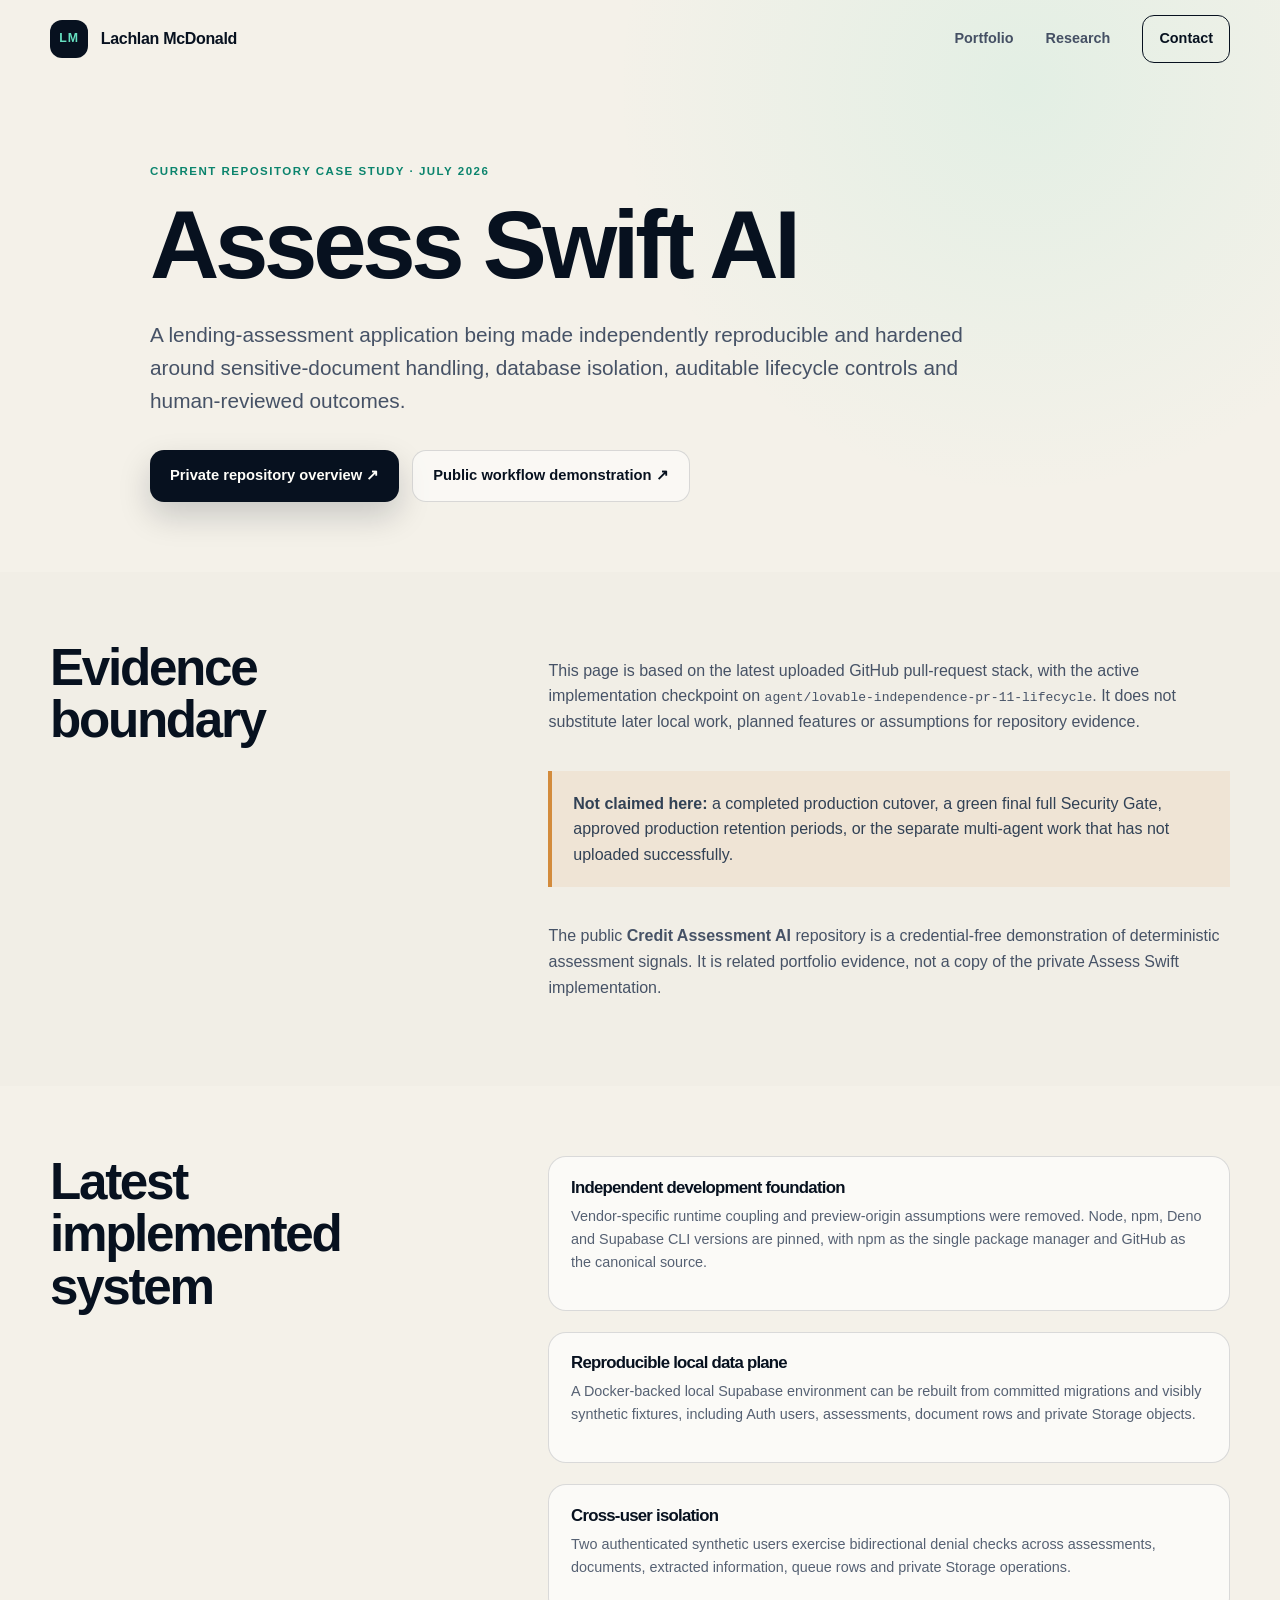
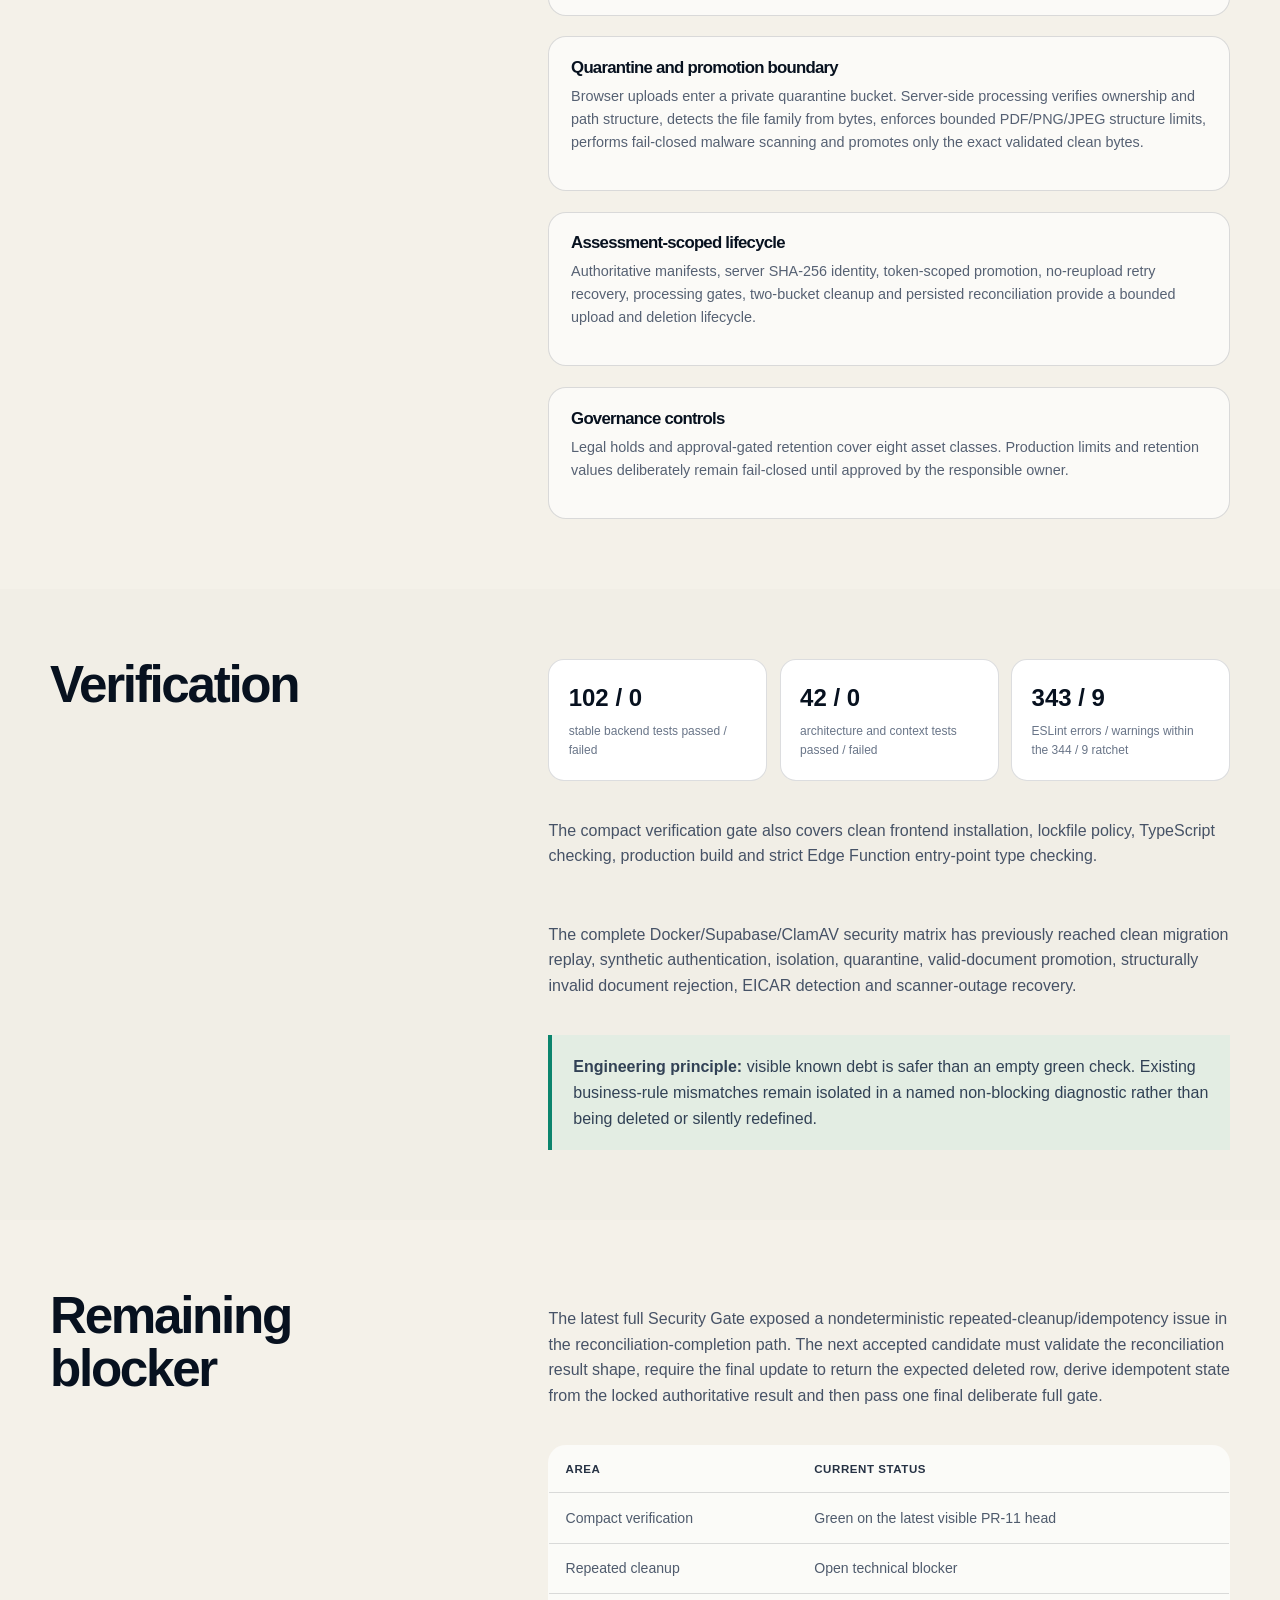
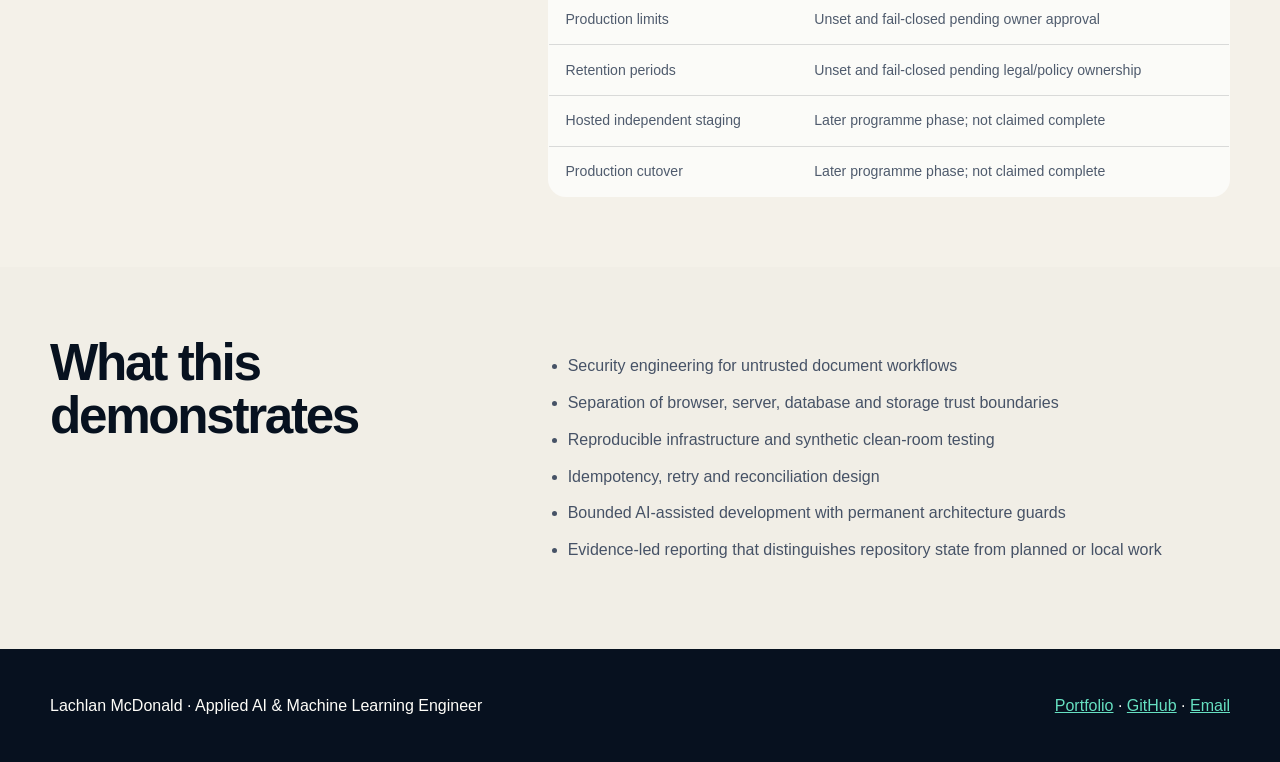
<file: assess-swift-case-study.html>
<!doctype html>
<html lang="en">
<head>
  <meta charset="utf-8">
  <meta name="viewport" content="width=device-width, initial-scale=1">
  <meta name="theme-color" content="#08111f">
  <meta name="description" content="Current GitHub evidence for Assess Swift AI: secure document intake, independent local infrastructure, verification and remaining blockers.">
  <title>Assess Swift AI — Current Repository Case Study — Lachlan McDonald</title>
  <link rel="icon" href="favicon.svg" type="image/svg+xml">
  <link rel="stylesheet" href="styles-base.css">
  <link rel="stylesheet" href="styles-sections.css">
  <link rel="stylesheet" href="styles-responsive.css">
  <link rel="stylesheet" href="case-study.css">
</head>
<body>
  <a class="skip-link" href="#main">Skip to content</a>
  <header class="site-header" data-header>
    <div class="shell nav-wrap">
      <a class="brand" href="index.html" aria-label="Return to portfolio"><span class="brand-mark">LM</span><span class="brand-text">Lachlan McDonald</span></a>
      <nav class="site-nav" aria-label="Case study navigation"><a href="index.html#work">Portfolio</a><a href="index.html#research">Research</a><a class="nav-cta" href="mailto:lachlanmcdonald2000@gmail.com">Contact</a></nav>
    </div>
  </header>
  <main id="main"> 
<section class="case-hero"><div class="shell"><p class="case-kicker">Current repository case study · July 2026</p><h1>Assess Swift AI</h1><p class="case-lede">A lending-assessment application being made independently reproducible and hardened around sensitive-document handling, database isolation, auditable lifecycle controls and human-reviewed outcomes.</p><div class="case-links"><a class="button button-primary" href="https://github.com/Lukeyone/assess-swift-ai" target="_blank" rel="noreferrer">Private repository overview ↗</a><a class="button button-secondary" href="https://github.com/Lukeyone/credit-assessment-ai" target="_blank" rel="noreferrer">Public workflow demonstration ↗</a></div></div></section>
<section class="case-section"><div class="shell case-grid"><h2>Evidence boundary</h2><div class="case-copy"><p>This page is based on the latest uploaded GitHub pull-request stack, with the active implementation checkpoint on <code>agent/lovable-independence-pr-11-lifecycle</code>. It does not substitute later local work, planned features or assumptions for repository evidence.</p><div class="case-note case-warning"><strong>Not claimed here:</strong> a completed production cutover, a green final full Security Gate, approved production retention periods, or the separate multi-agent work that has not uploaded successfully.</div><p>The public <strong>Credit Assessment AI</strong> repository is a credential-free demonstration of deterministic assessment signals. It is related portfolio evidence, not a copy of the private Assess Swift implementation.</p></div></div></section>
<section class="case-section"><div class="shell case-grid"><h2>Latest implemented system</h2><div class="case-copy"><div class="case-card"><h3>Independent development foundation</h3><p>Vendor-specific runtime coupling and preview-origin assumptions were removed. Node, npm, Deno and Supabase CLI versions are pinned, with npm as the single package manager and GitHub as the canonical source.</p></div><div class="case-card"><h3>Reproducible local data plane</h3><p>A Docker-backed local Supabase environment can be rebuilt from committed migrations and visibly synthetic fixtures, including Auth users, assessments, document rows and private Storage objects.</p></div><div class="case-card"><h3>Cross-user isolation</h3><p>Two authenticated synthetic users exercise bidirectional denial checks across assessments, documents, extracted information, queue rows and private Storage operations.</p></div><div class="case-card"><h3>Quarantine and promotion boundary</h3><p>Browser uploads enter a private quarantine bucket. Server-side processing verifies ownership and path structure, detects the file family from bytes, enforces bounded PDF/PNG/JPEG structure limits, performs fail-closed malware scanning and promotes only the exact validated clean bytes.</p></div><div class="case-card"><h3>Assessment-scoped lifecycle</h3><p>Authoritative manifests, server SHA-256 identity, token-scoped promotion, no-reupload retry recovery, processing gates, two-bucket cleanup and persisted reconciliation provide a bounded upload and deletion lifecycle.</p></div><div class="case-card"><h3>Governance controls</h3><p>Legal holds and approval-gated retention cover eight asset classes. Production limits and retention values deliberately remain fail-closed until approved by the responsible owner.</p></div></div></div></section>
<section class="case-section"><div class="shell case-grid"><h2>Verification</h2><div class="case-copy"><div class="metric-cards"><div class="metric-card"><strong>102 / 0</strong><span>stable backend tests passed / failed</span></div><div class="metric-card"><strong>42 / 0</strong><span>architecture and context tests passed / failed</span></div><div class="metric-card"><strong>343 / 9</strong><span>ESLint errors / warnings within the 344 / 9 ratchet</span></div></div><p>The compact verification gate also covers clean frontend installation, lockfile policy, TypeScript checking, production build and strict Edge Function entry-point type checking.</p><p>The complete Docker/Supabase/ClamAV security matrix has previously reached clean migration replay, synthetic authentication, isolation, quarantine, valid-document promotion, structurally invalid document rejection, EICAR detection and scanner-outage recovery.</p><div class="case-note"><strong>Engineering principle:</strong> visible known debt is safer than an empty green check. Existing business-rule mismatches remain isolated in a named non-blocking diagnostic rather than being deleted or silently redefined.</div></div></div></section>
<section class="case-section"><div class="shell case-grid"><h2>Remaining blocker</h2><div class="case-copy"><p>The latest full Security Gate exposed a nondeterministic repeated-cleanup/idempotency issue in the reconciliation-completion path. The next accepted candidate must validate the reconciliation result shape, require the final update to return the expected deleted row, derive idempotent state from the locked authoritative result and then pass one final deliberate full gate.</p><table class="case-table"><thead><tr><th>Area</th><th>Current status</th></tr></thead><tbody><tr><td>Compact verification</td><td>Green on the latest visible PR-11 head</td></tr><tr><td>Repeated cleanup</td><td>Open technical blocker</td></tr><tr><td>Production limits</td><td>Unset and fail-closed pending owner approval</td></tr><tr><td>Retention periods</td><td>Unset and fail-closed pending legal/policy ownership</td></tr><tr><td>Hosted independent staging</td><td>Later programme phase; not claimed complete</td></tr><tr><td>Production cutover</td><td>Later programme phase; not claimed complete</td></tr></tbody></table></div></div></section>
<section class="case-section"><div class="shell case-grid"><h2>What this demonstrates</h2><div class="case-copy"><ul><li>Security engineering for untrusted document workflows</li><li>Separation of browser, server, database and storage trust boundaries</li><li>Reproducible infrastructure and synthetic clean-room testing</li><li>Idempotency, retry and reconciliation design</li><li>Bounded AI-assisted development with permanent architecture guards</li><li>Evidence-led reporting that distinguishes repository state from planned or local work</li></ul></div></div></section></main>
  <footer class="case-footer"><div class="shell"><span>Lachlan McDonald · Applied AI & Machine Learning Engineer</span><span><a href="index.html">Portfolio</a> · <a href="https://github.com/Lukeyone">GitHub</a> · <a href="mailto:lachlanmcdonald2000@gmail.com">Email</a></span></div></footer>
</body>
</html>
</file>
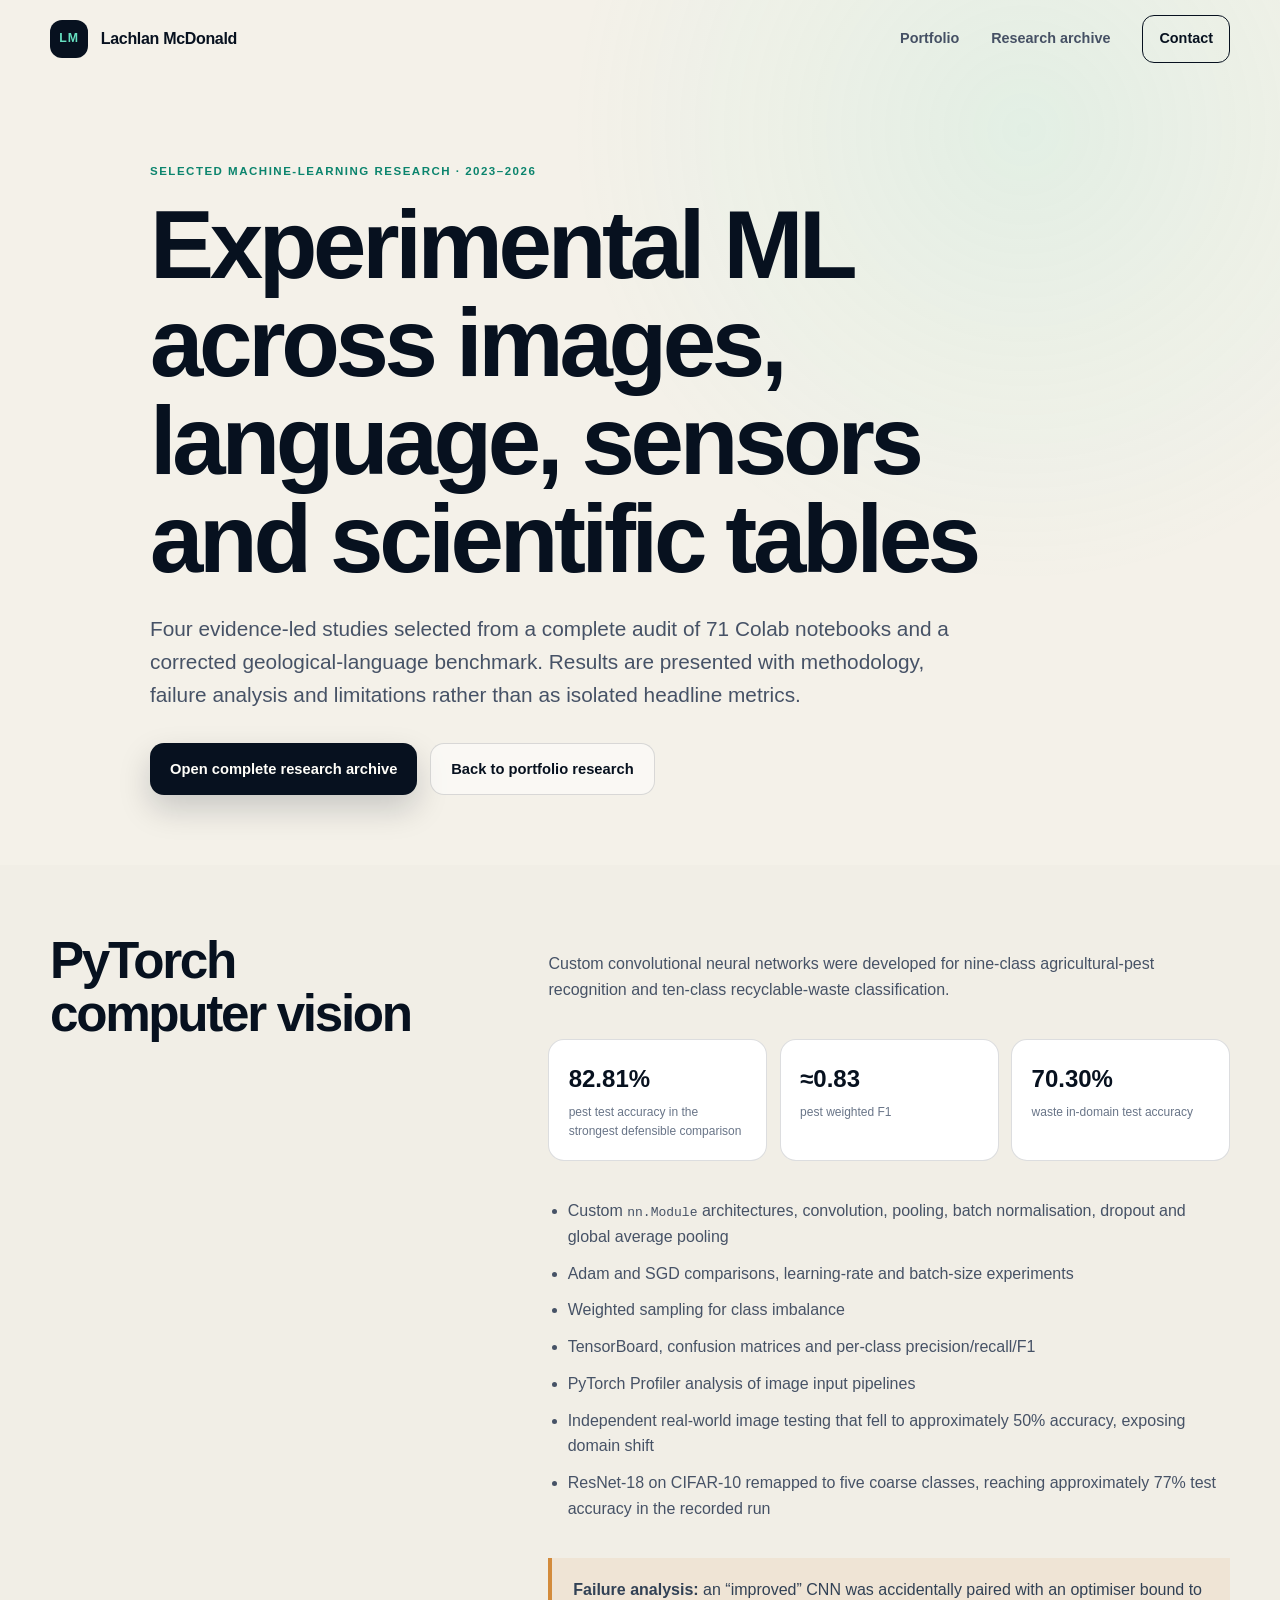
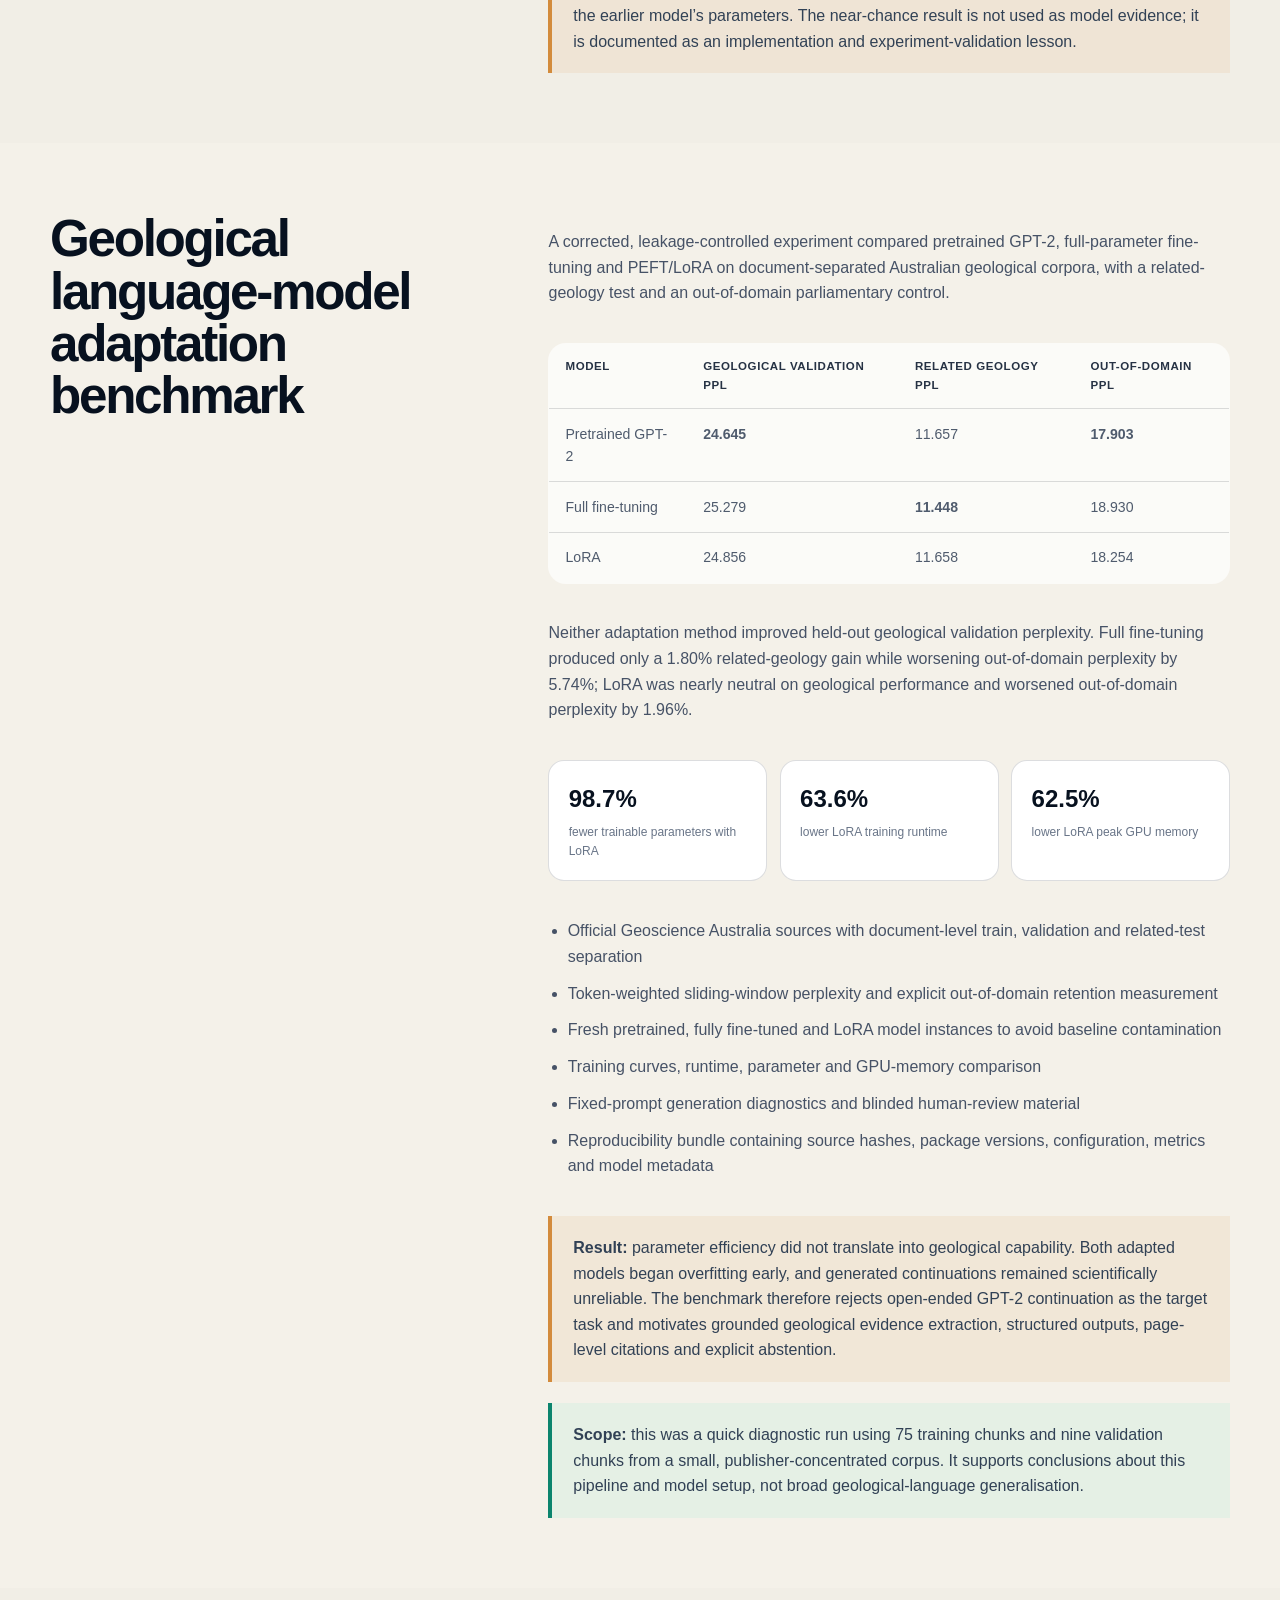
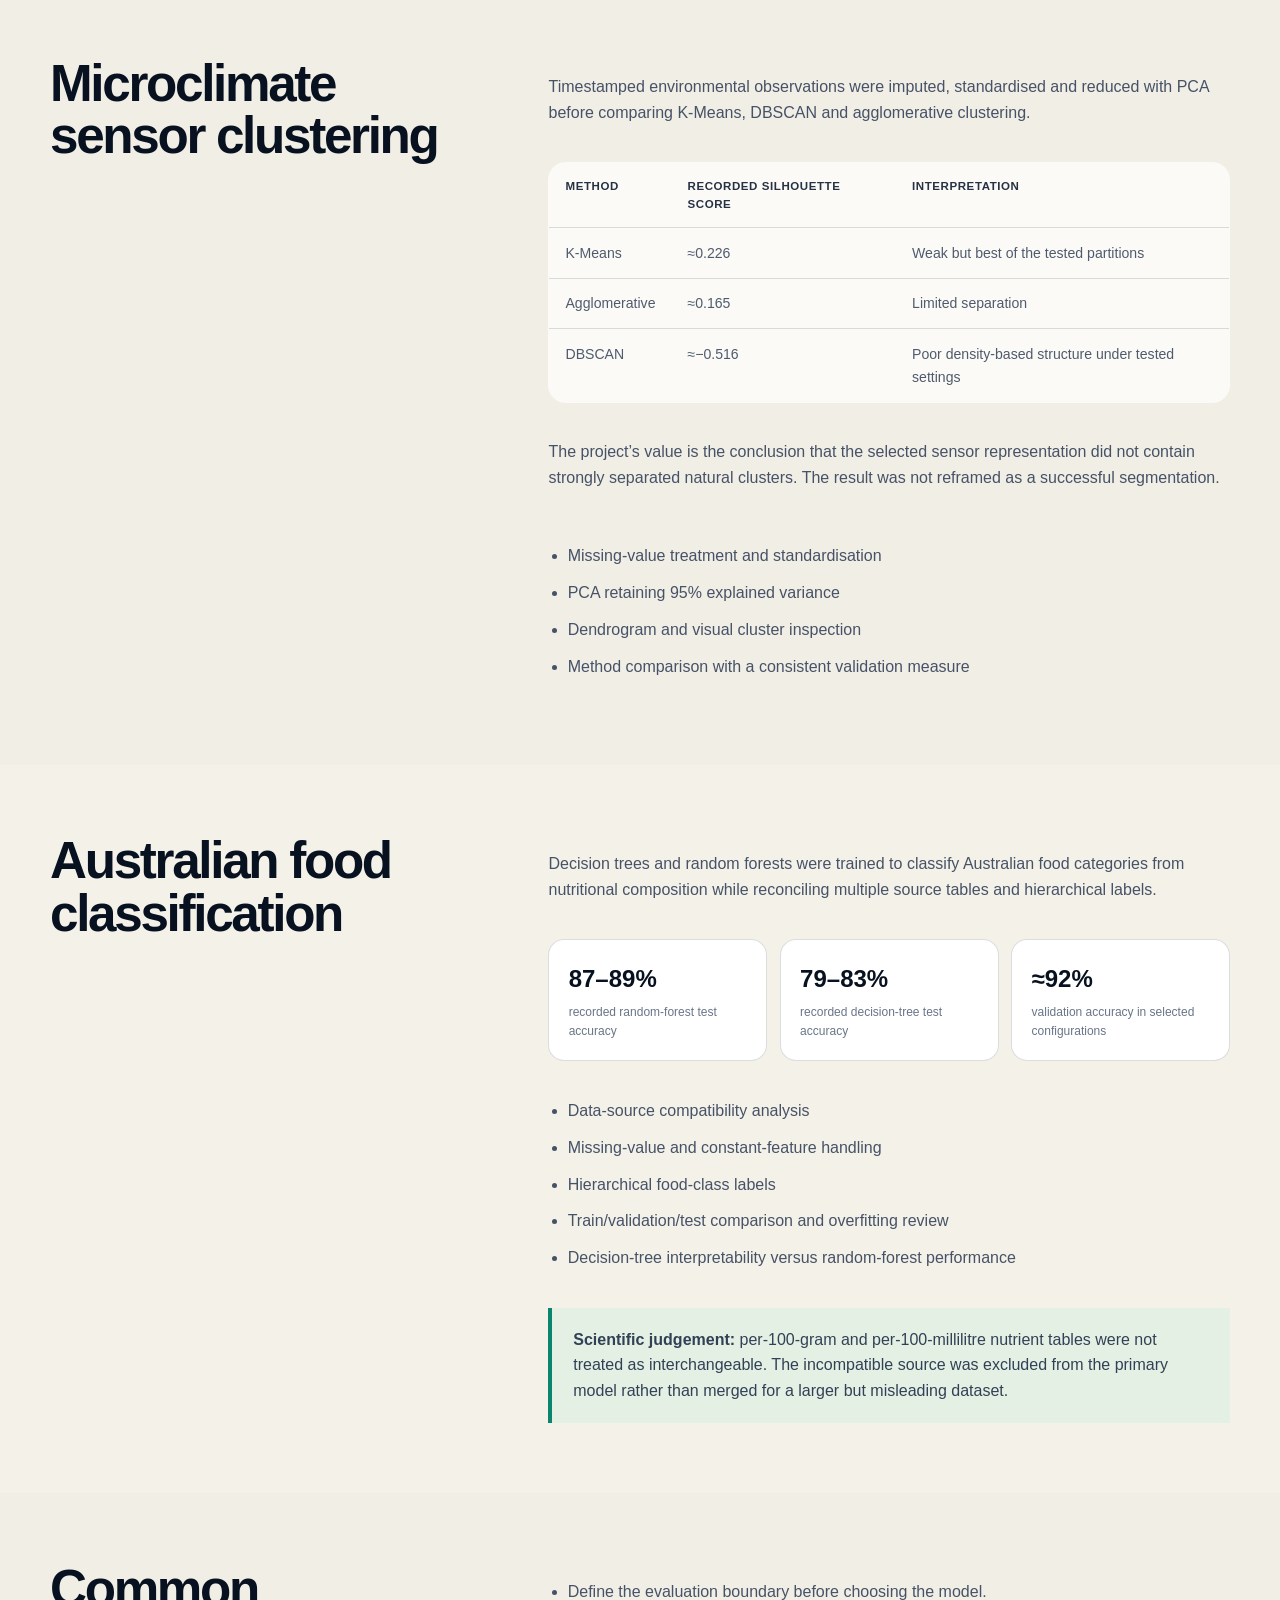
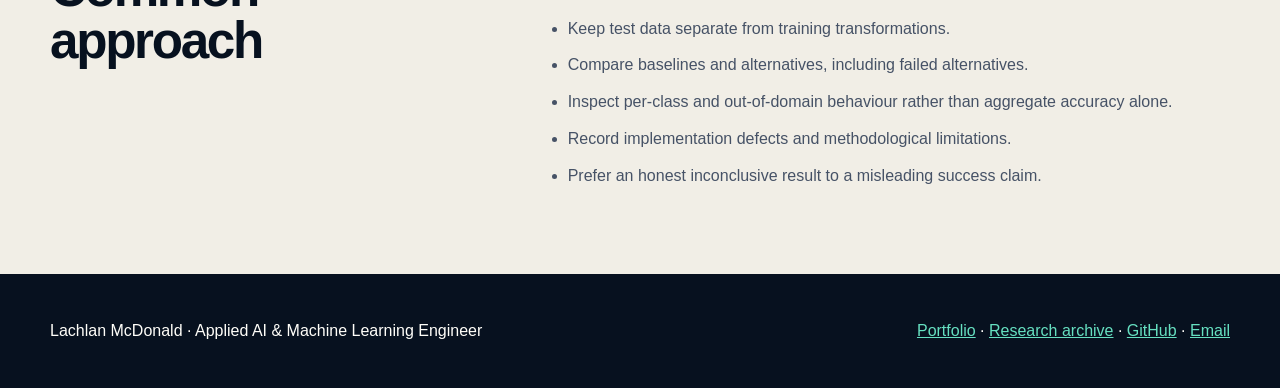
<file: ml-research.html>
<!doctype html>
<html lang="en">
<head>
  <meta charset="utf-8">
  <meta name="viewport" content="width=device-width, initial-scale=1">
  <meta name="theme-color" content="#08111f">
  <meta name="description" content="Technical summaries of PyTorch computer vision, geological language-model benchmarking, microclimate clustering and Australian food classification.">
  <title>Machine Learning Research Portfolio — Lachlan McDonald</title>
  <link rel="icon" href="favicon.svg" type="image/svg+xml">
  <link rel="stylesheet" href="styles-base.css">
  <link rel="stylesheet" href="styles-sections.css">
  <link rel="stylesheet" href="styles-responsive.css">
  <link rel="stylesheet" href="case-study.css">
</head>
<body>
  <a class="skip-link" href="#main">Skip to content</a>
  <header class="site-header" data-header>
    <div class="shell nav-wrap">
      <a class="brand" href="index.html" aria-label="Return to portfolio"><span class="brand-mark">LM</span><span class="brand-text">Lachlan McDonald</span></a>
      <nav class="site-nav" aria-label="Case study navigation"><a href="index.html#work">Portfolio</a><a href="research.html">Research archive</a><a class="nav-cta" href="mailto:lachlanmcdonald2000@gmail.com">Contact</a></nav>
    </div>
  </header>
  <main id="main">
    <section class="case-hero"><div class="shell"><p class="case-kicker">Selected machine-learning research · 2023–2026</p><h1>Experimental ML across images, language, sensors and scientific tables</h1><p class="case-lede">Four evidence-led studies selected from a complete audit of 71 Colab notebooks and a corrected geological-language benchmark. Results are presented with methodology, failure analysis and limitations rather than as isolated headline metrics.</p><div class="case-links"><a class="button button-primary" href="research.html">Open complete research archive</a><a class="button button-secondary" href="index.html#research">Back to portfolio research</a></div></div></section>
    <section class="case-section" id="computer-vision"><div class="shell case-grid"><h2>PyTorch computer vision</h2><div class="case-copy"><p>Custom convolutional neural networks were developed for nine-class agricultural-pest recognition and ten-class recyclable-waste classification.</p><div class="metric-cards"><div class="metric-card"><strong>82.81%</strong><span>pest test accuracy in the strongest defensible comparison</span></div><div class="metric-card"><strong>≈0.83</strong><span>pest weighted F1</span></div><div class="metric-card"><strong>70.30%</strong><span>waste in-domain test accuracy</span></div></div><ul><li>Custom <code>nn.Module</code> architectures, convolution, pooling, batch normalisation, dropout and global average pooling</li><li>Adam and SGD comparisons, learning-rate and batch-size experiments</li><li>Weighted sampling for class imbalance</li><li>TensorBoard, confusion matrices and per-class precision/recall/F1</li><li>PyTorch Profiler analysis of image input pipelines</li><li>Independent real-world image testing that fell to approximately 50% accuracy, exposing domain shift</li><li>ResNet-18 on CIFAR-10 remapped to five coarse classes, reaching approximately 77% test accuracy in the recorded run</li></ul><div class="case-note case-warning"><strong>Failure analysis:</strong> an “improved” CNN was accidentally paired with an optimiser bound to the earlier model’s parameters. The near-chance result is not used as model evidence; it is documented as an implementation and experiment-validation lesson.</div></div></div></section>
    <section class="case-section" id="gpt2"><div class="shell case-grid"><h2>Geological language-model adaptation benchmark</h2><div class="case-copy"><p>A corrected, leakage-controlled experiment compared pretrained GPT-2, full-parameter fine-tuning and PEFT/LoRA on document-separated Australian geological corpora, with a related-geology test and an out-of-domain parliamentary control.</p><table class="case-table"><thead><tr><th>Model</th><th>Geological validation PPL</th><th>Related geology PPL</th><th>Out-of-domain PPL</th></tr></thead><tbody><tr><td>Pretrained GPT-2</td><td><strong>24.645</strong></td><td>11.657</td><td><strong>17.903</strong></td></tr><tr><td>Full fine-tuning</td><td>25.279</td><td><strong>11.448</strong></td><td>18.930</td></tr><tr><td>LoRA</td><td>24.856</td><td>11.658</td><td>18.254</td></tr></tbody></table><p>Neither adaptation method improved held-out geological validation perplexity. Full fine-tuning produced only a 1.80% related-geology gain while worsening out-of-domain perplexity by 5.74%; LoRA was nearly neutral on geological performance and worsened out-of-domain perplexity by 1.96%.</p><div class="metric-cards"><div class="metric-card"><strong>98.7%</strong><span>fewer trainable parameters with LoRA</span></div><div class="metric-card"><strong>63.6%</strong><span>lower LoRA training runtime</span></div><div class="metric-card"><strong>62.5%</strong><span>lower LoRA peak GPU memory</span></div></div><ul><li>Official Geoscience Australia sources with document-level train, validation and related-test separation</li><li>Token-weighted sliding-window perplexity and explicit out-of-domain retention measurement</li><li>Fresh pretrained, fully fine-tuned and LoRA model instances to avoid baseline contamination</li><li>Training curves, runtime, parameter and GPU-memory comparison</li><li>Fixed-prompt generation diagnostics and blinded human-review material</li><li>Reproducibility bundle containing source hashes, package versions, configuration, metrics and model metadata</li></ul><div class="case-note case-warning"><strong>Result:</strong> parameter efficiency did not translate into geological capability. Both adapted models began overfitting early, and generated continuations remained scientifically unreliable. The benchmark therefore rejects open-ended GPT-2 continuation as the target task and motivates grounded geological evidence extraction, structured outputs, page-level citations and explicit abstention.</div><div class="case-note"><strong>Scope:</strong> this was a quick diagnostic run using 75 training chunks and nine validation chunks from a small, publisher-concentrated corpus. It supports conclusions about this pipeline and model setup, not broad geological-language generalisation.</div></div></div></section>
    <section class="case-section" id="microclimate"><div class="shell case-grid"><h2>Microclimate sensor clustering</h2><div class="case-copy"><p>Timestamped environmental observations were imputed, standardised and reduced with PCA before comparing K-Means, DBSCAN and agglomerative clustering.</p><table class="case-table"><thead><tr><th>Method</th><th>Recorded silhouette score</th><th>Interpretation</th></tr></thead><tbody><tr><td>K-Means</td><td>≈0.226</td><td>Weak but best of the tested partitions</td></tr><tr><td>Agglomerative</td><td>≈0.165</td><td>Limited separation</td></tr><tr><td>DBSCAN</td><td>≈−0.516</td><td>Poor density-based structure under tested settings</td></tr></tbody></table><p>The project’s value is the conclusion that the selected sensor representation did not contain strongly separated natural clusters. The result was not reframed as a successful segmentation.</p><ul><li>Missing-value treatment and standardisation</li><li>PCA retaining 95% explained variance</li><li>Dendrogram and visual cluster inspection</li><li>Method comparison with a consistent validation measure</li></ul></div></div></section>
    <section class="case-section" id="food-classification"><div class="shell case-grid"><h2>Australian food classification</h2><div class="case-copy"><p>Decision trees and random forests were trained to classify Australian food categories from nutritional composition while reconciling multiple source tables and hierarchical labels.</p><div class="metric-cards"><div class="metric-card"><strong>87–89%</strong><span>recorded random-forest test accuracy</span></div><div class="metric-card"><strong>79–83%</strong><span>recorded decision-tree test accuracy</span></div><div class="metric-card"><strong>≈92%</strong><span>validation accuracy in selected configurations</span></div></div><ul><li>Data-source compatibility analysis</li><li>Missing-value and constant-feature handling</li><li>Hierarchical food-class labels</li><li>Train/validation/test comparison and overfitting review</li><li>Decision-tree interpretability versus random-forest performance</li></ul><div class="case-note"><strong>Scientific judgement:</strong> per-100-gram and per-100-millilitre nutrient tables were not treated as interchangeable. The incompatible source was excluded from the primary model rather than merged for a larger but misleading dataset.</div></div></div></section>
    <section class="case-section"><div class="shell case-grid"><h2>Common approach</h2><div class="case-copy"><ul><li>Define the evaluation boundary before choosing the model.</li><li>Keep test data separate from training transformations.</li><li>Compare baselines and alternatives, including failed alternatives.</li><li>Inspect per-class and out-of-domain behaviour rather than aggregate accuracy alone.</li><li>Record implementation defects and methodological limitations.</li><li>Prefer an honest inconclusive result to a misleading success claim.</li></ul></div></div></section>
  </main>
  <footer class="case-footer"><div class="shell"><span>Lachlan McDonald · Applied AI & Machine Learning Engineer</span><span><a href="index.html">Portfolio</a> · <a href="research.html">Research archive</a> · <a href="https://github.com/Lukeyone">GitHub</a> · <a href="mailto:lachlanmcdonald2000@gmail.com">Email</a></span></div></footer>
</body>
</html>
</file>
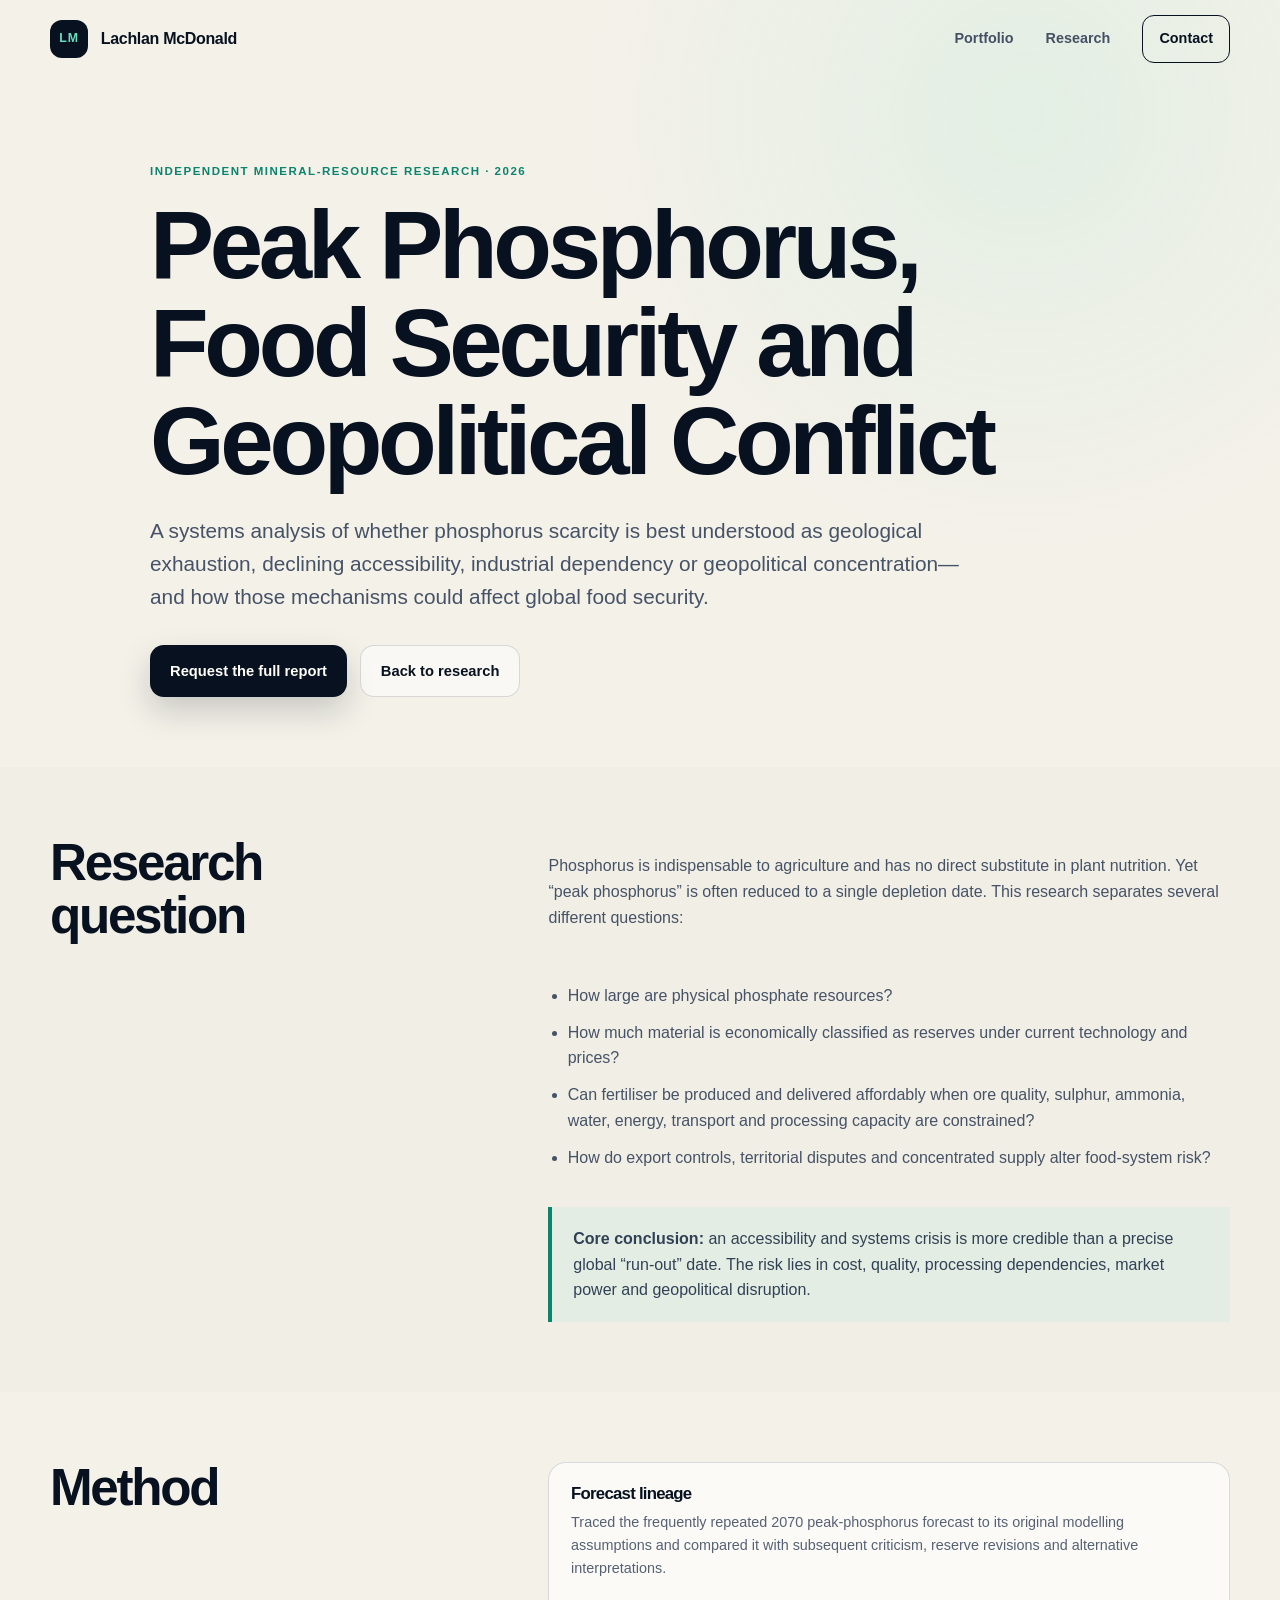
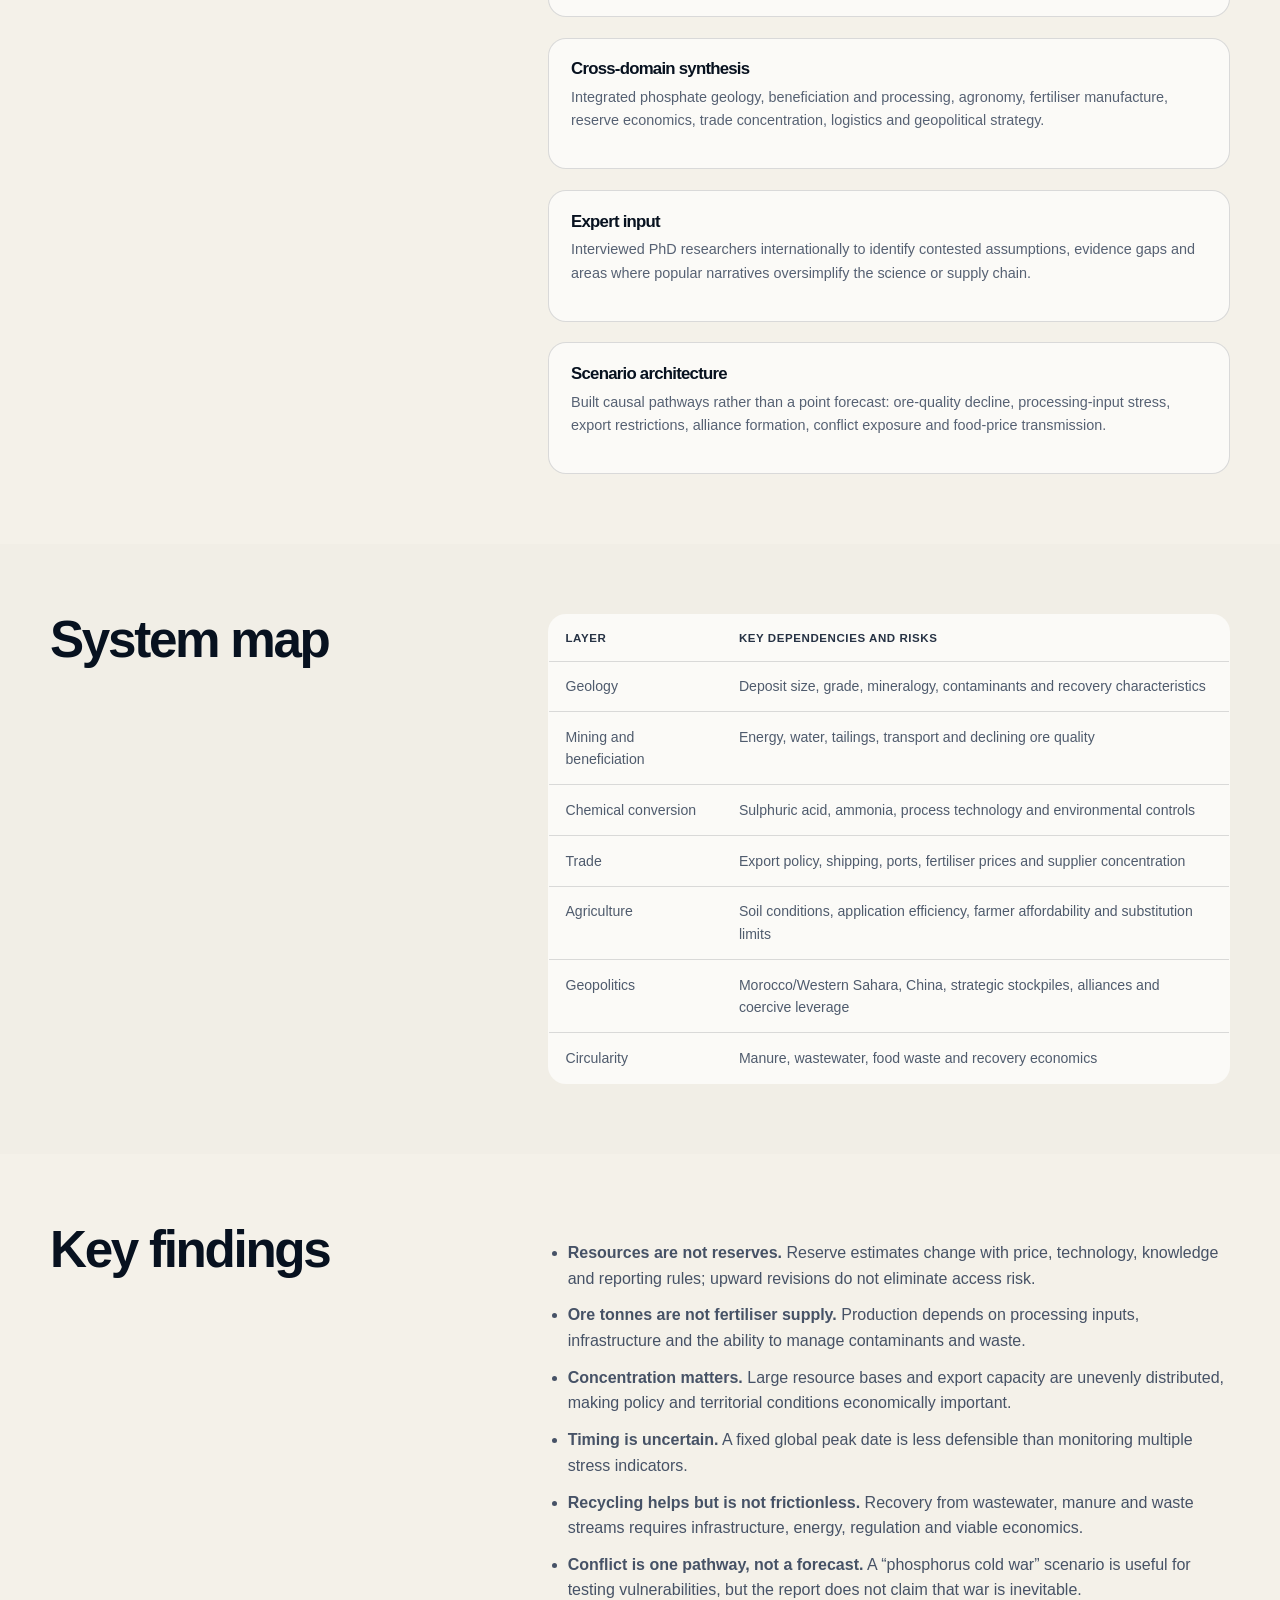
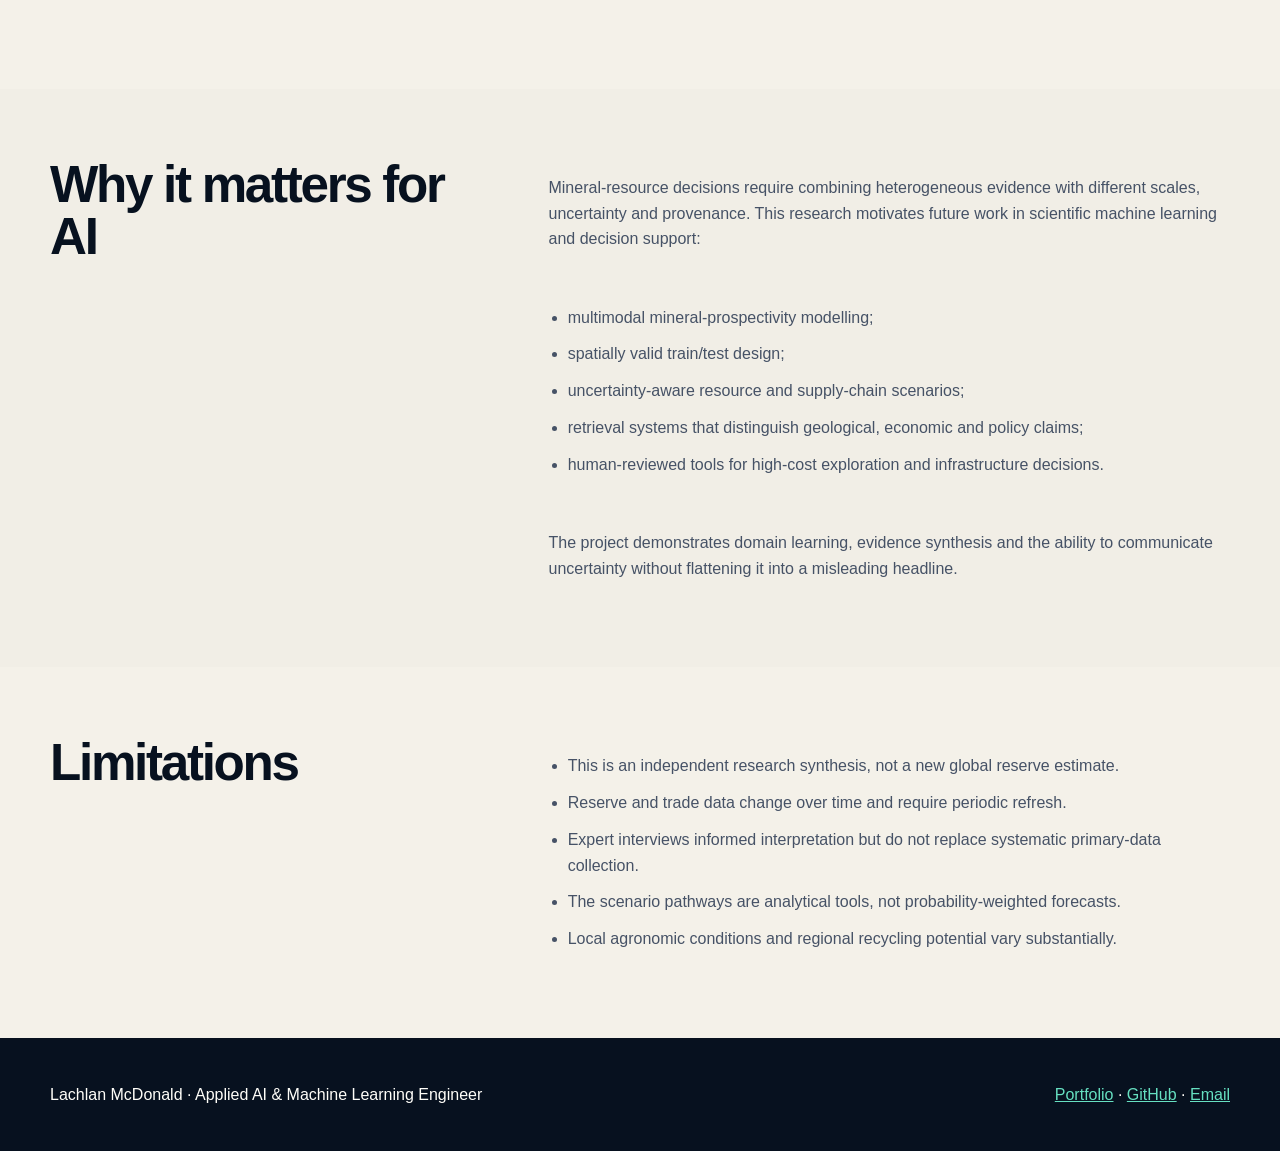
<file: phosphorus-research.html>
<!doctype html>
<html lang="en">
<head>
  <meta charset="utf-8">
  <meta name="viewport" content="width=device-width, initial-scale=1">
  <meta name="theme-color" content="#08111f">
  <meta name="description" content="Research case study integrating phosphate geology, fertiliser systems, food security and geopolitical risk.">
  <title>Peak Phosphorus, Food Security and Geopolitical Conflict — Lachlan McDonald</title>
  <link rel="icon" href="favicon.svg" type="image/svg+xml">
  <link rel="stylesheet" href="styles-base.css">
  <link rel="stylesheet" href="styles-sections.css">
  <link rel="stylesheet" href="styles-responsive.css">
  <link rel="stylesheet" href="case-study.css">
</head>
<body>
  <a class="skip-link" href="#main">Skip to content</a>
  <header class="site-header" data-header>
    <div class="shell nav-wrap">
      <a class="brand" href="index.html" aria-label="Return to portfolio"><span class="brand-mark">LM</span><span class="brand-text">Lachlan McDonald</span></a>
      <nav class="site-nav" aria-label="Case study navigation"><a href="index.html#work">Portfolio</a><a href="index.html#research">Research</a><a class="nav-cta" href="mailto:lachlanmcdonald2000@gmail.com">Contact</a></nav>
    </div>
  </header>
  <main id="main"> 
<section class="case-hero"><div class="shell"><p class="case-kicker">Independent mineral-resource research · 2026</p><h1>Peak Phosphorus, Food Security and Geopolitical Conflict</h1><p class="case-lede">A systems analysis of whether phosphorus scarcity is best understood as geological exhaustion, declining accessibility, industrial dependency or geopolitical concentration—and how those mechanisms could affect global food security.</p><div class="case-links"><a class="button button-primary" href="mailto:lachlanmcdonald2000@gmail.com?subject=Phosphorus%20research%20report">Request the full report</a><a class="button button-secondary" href="index.html#research">Back to research</a></div></div></section>
<section class="case-section"><div class="shell case-grid"><h2>Research question</h2><div class="case-copy"><p>Phosphorus is indispensable to agriculture and has no direct substitute in plant nutrition. Yet “peak phosphorus” is often reduced to a single depletion date. This research separates several different questions:</p><ul><li>How large are physical phosphate resources?</li><li>How much material is economically classified as reserves under current technology and prices?</li><li>Can fertiliser be produced and delivered affordably when ore quality, sulphur, ammonia, water, energy, transport and processing capacity are constrained?</li><li>How do export controls, territorial disputes and concentrated supply alter food-system risk?</li></ul><div class="case-note"><strong>Core conclusion:</strong> an accessibility and systems crisis is more credible than a precise global “run-out” date. The risk lies in cost, quality, processing dependencies, market power and geopolitical disruption.</div></div></div></section>
<section class="case-section"><div class="shell case-grid"><h2>Method</h2><div class="case-copy"><div class="case-card"><h3>Forecast lineage</h3><p>Traced the frequently repeated 2070 peak-phosphorus forecast to its original modelling assumptions and compared it with subsequent criticism, reserve revisions and alternative interpretations.</p></div><div class="case-card"><h3>Cross-domain synthesis</h3><p>Integrated phosphate geology, beneficiation and processing, agronomy, fertiliser manufacture, reserve economics, trade concentration, logistics and geopolitical strategy.</p></div><div class="case-card"><h3>Expert input</h3><p>Interviewed PhD researchers internationally to identify contested assumptions, evidence gaps and areas where popular narratives oversimplify the science or supply chain.</p></div><div class="case-card"><h3>Scenario architecture</h3><p>Built causal pathways rather than a point forecast: ore-quality decline, processing-input stress, export restrictions, alliance formation, conflict exposure and food-price transmission.</p></div></div></div></section>
<section class="case-section"><div class="shell case-grid"><h2>System map</h2><div class="case-copy"><table class="case-table"><thead><tr><th>Layer</th><th>Key dependencies and risks</th></tr></thead><tbody><tr><td>Geology</td><td>Deposit size, grade, mineralogy, contaminants and recovery characteristics</td></tr><tr><td>Mining and beneficiation</td><td>Energy, water, tailings, transport and declining ore quality</td></tr><tr><td>Chemical conversion</td><td>Sulphuric acid, ammonia, process technology and environmental controls</td></tr><tr><td>Trade</td><td>Export policy, shipping, ports, fertiliser prices and supplier concentration</td></tr><tr><td>Agriculture</td><td>Soil conditions, application efficiency, farmer affordability and substitution limits</td></tr><tr><td>Geopolitics</td><td>Morocco/Western Sahara, China, strategic stockpiles, alliances and coercive leverage</td></tr><tr><td>Circularity</td><td>Manure, wastewater, food waste and recovery economics</td></tr></tbody></table></div></div></section>
<section class="case-section"><div class="shell case-grid"><h2>Key findings</h2><div class="case-copy"><ul><li><strong>Resources are not reserves.</strong> Reserve estimates change with price, technology, knowledge and reporting rules; upward revisions do not eliminate access risk.</li><li><strong>Ore tonnes are not fertiliser supply.</strong> Production depends on processing inputs, infrastructure and the ability to manage contaminants and waste.</li><li><strong>Concentration matters.</strong> Large resource bases and export capacity are unevenly distributed, making policy and territorial conditions economically important.</li><li><strong>Timing is uncertain.</strong> A fixed global peak date is less defensible than monitoring multiple stress indicators.</li><li><strong>Recycling helps but is not frictionless.</strong> Recovery from wastewater, manure and waste streams requires infrastructure, energy, regulation and viable economics.</li><li><strong>Conflict is one pathway, not a forecast.</strong> A “phosphorus cold war” scenario is useful for testing vulnerabilities, but the report does not claim that war is inevitable.</li></ul></div></div></section>
<section class="case-section"><div class="shell case-grid"><h2>Why it matters for AI</h2><div class="case-copy"><p>Mineral-resource decisions require combining heterogeneous evidence with different scales, uncertainty and provenance. This research motivates future work in scientific machine learning and decision support:</p><ul><li>multimodal mineral-prospectivity modelling;</li><li>spatially valid train/test design;</li><li>uncertainty-aware resource and supply-chain scenarios;</li><li>retrieval systems that distinguish geological, economic and policy claims;</li><li>human-reviewed tools for high-cost exploration and infrastructure decisions.</li></ul><p>The project demonstrates domain learning, evidence synthesis and the ability to communicate uncertainty without flattening it into a misleading headline.</p></div></div></section>
<section class="case-section"><div class="shell case-grid"><h2>Limitations</h2><div class="case-copy"><ul><li>This is an independent research synthesis, not a new global reserve estimate.</li><li>Reserve and trade data change over time and require periodic refresh.</li><li>Expert interviews informed interpretation but do not replace systematic primary-data collection.</li><li>The scenario pathways are analytical tools, not probability-weighted forecasts.</li><li>Local agronomic conditions and regional recycling potential vary substantially.</li></ul></div></div></section></main>
  <footer class="case-footer"><div class="shell"><span>Lachlan McDonald · Applied AI & Machine Learning Engineer</span><span><a href="index.html">Portfolio</a> · <a href="https://github.com/Lukeyone">GitHub</a> · <a href="mailto:lachlanmcdonald2000@gmail.com">Email</a></span></div></footer>
</body>
</html>
</file>
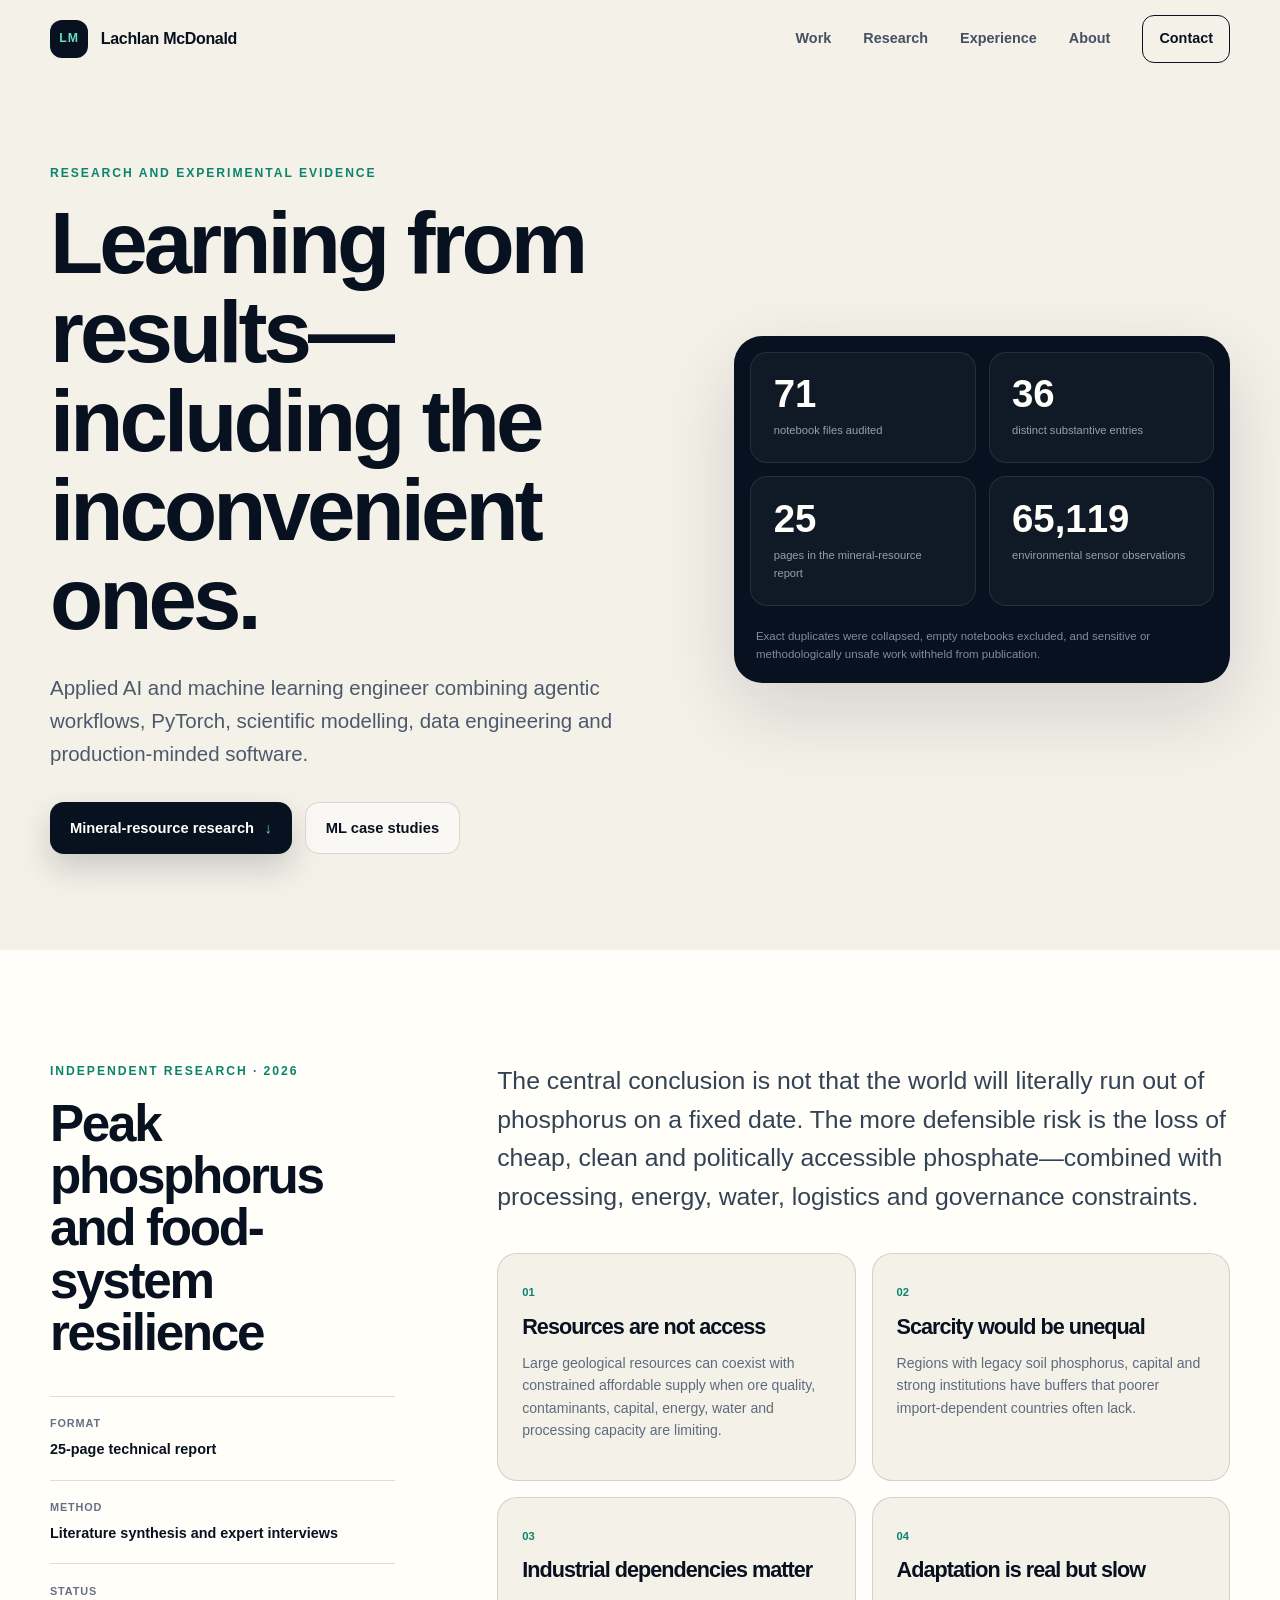
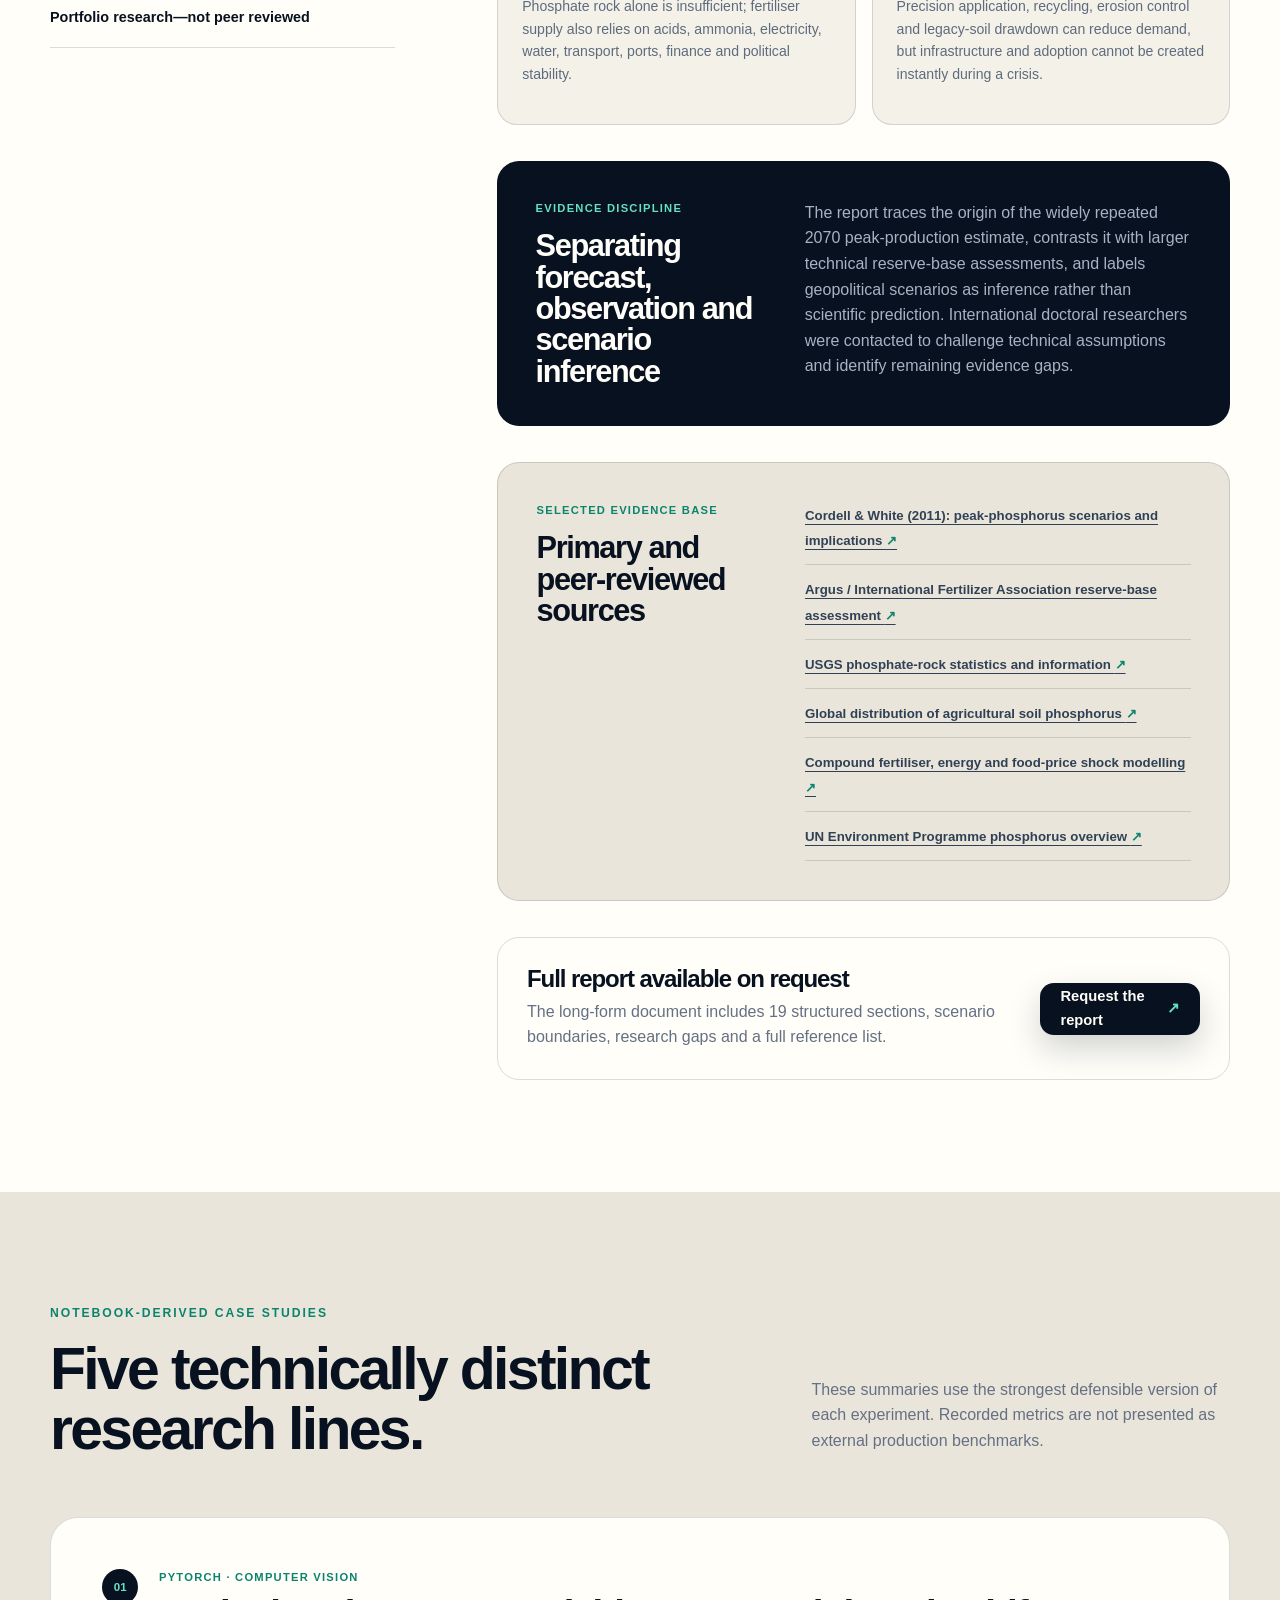
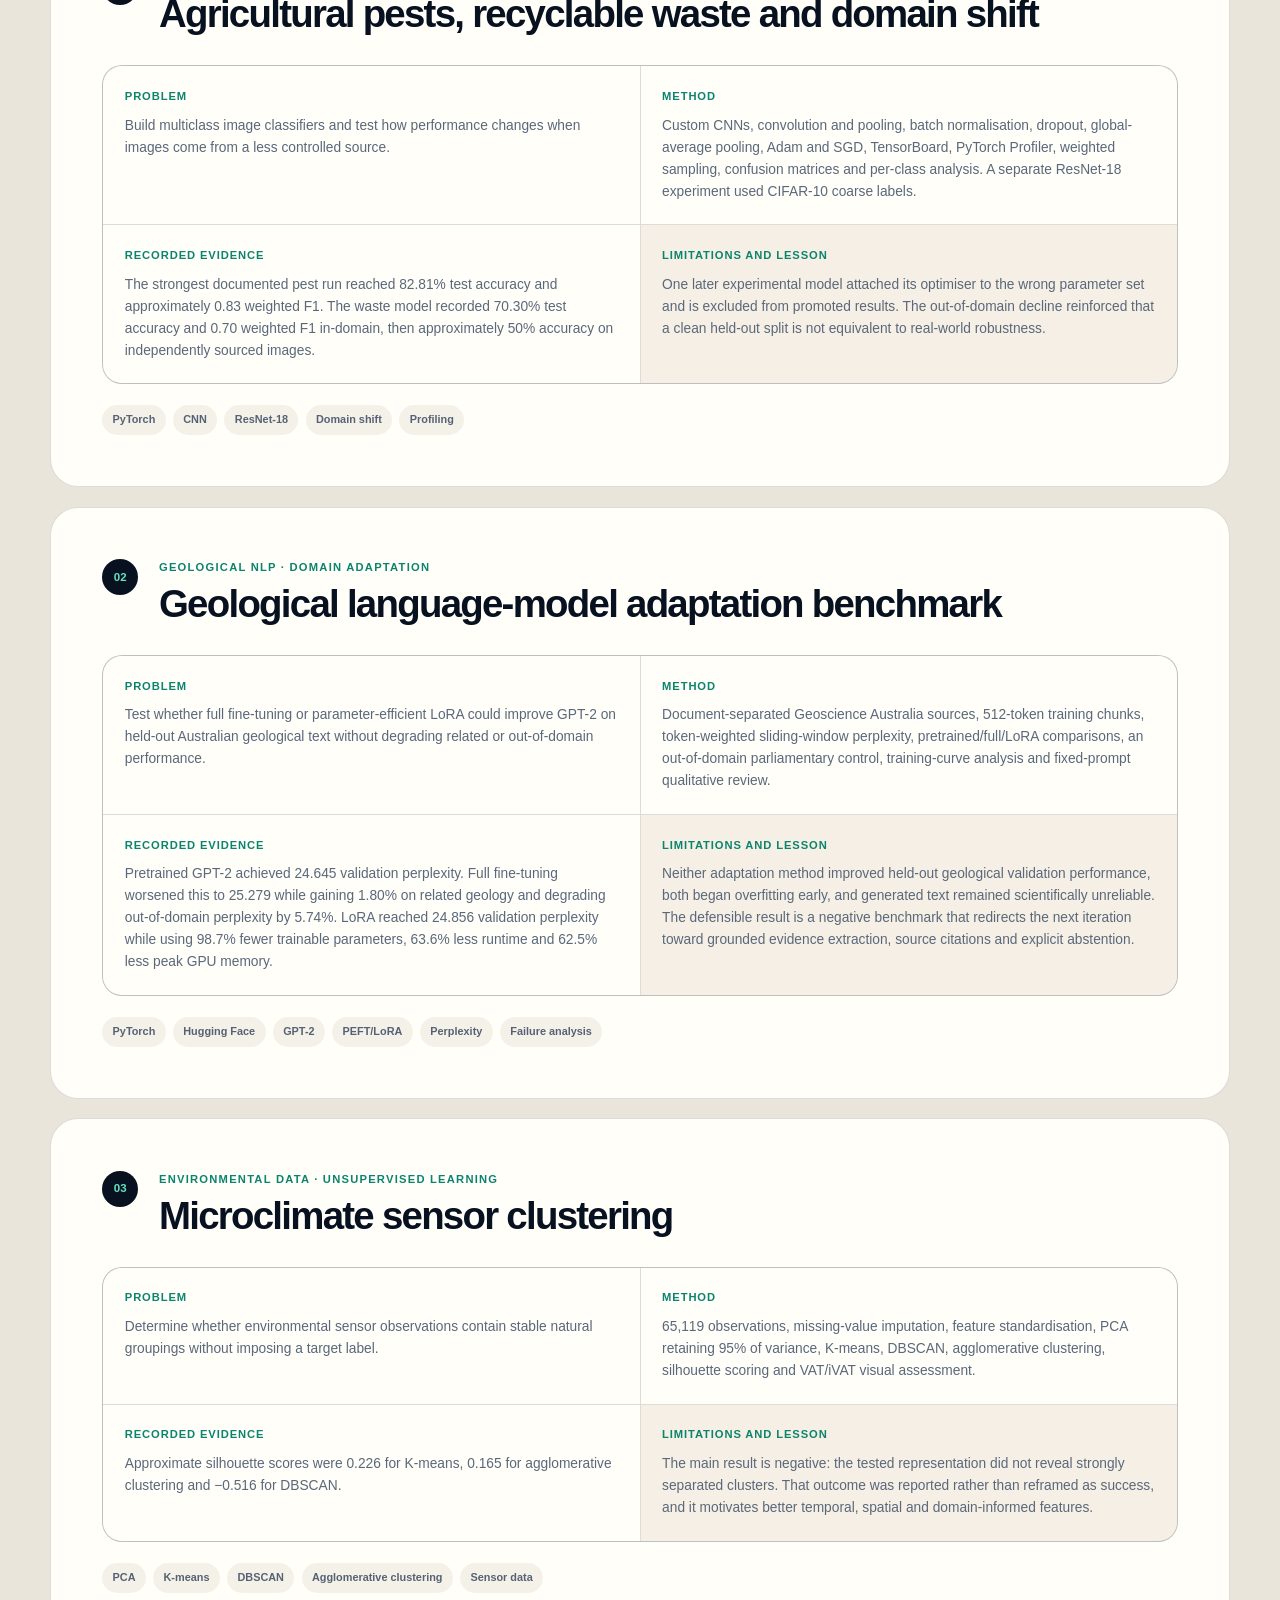
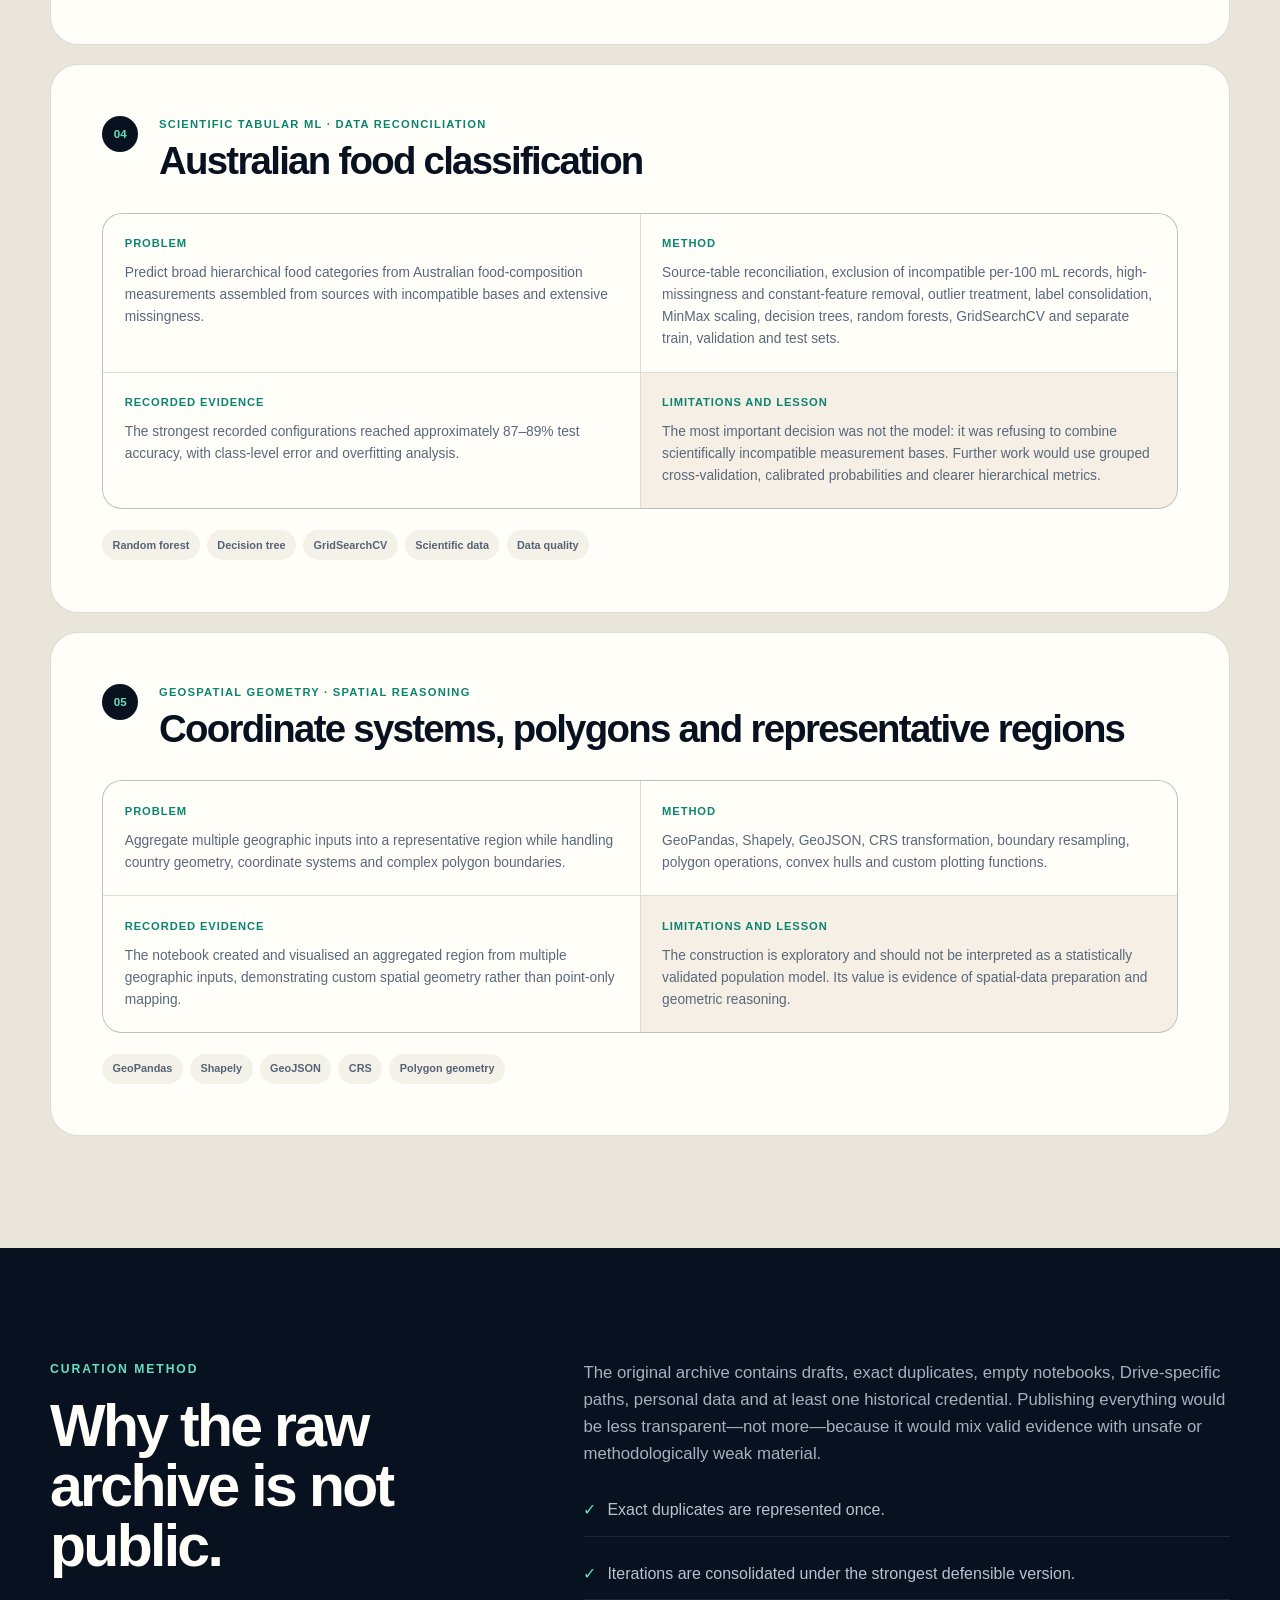
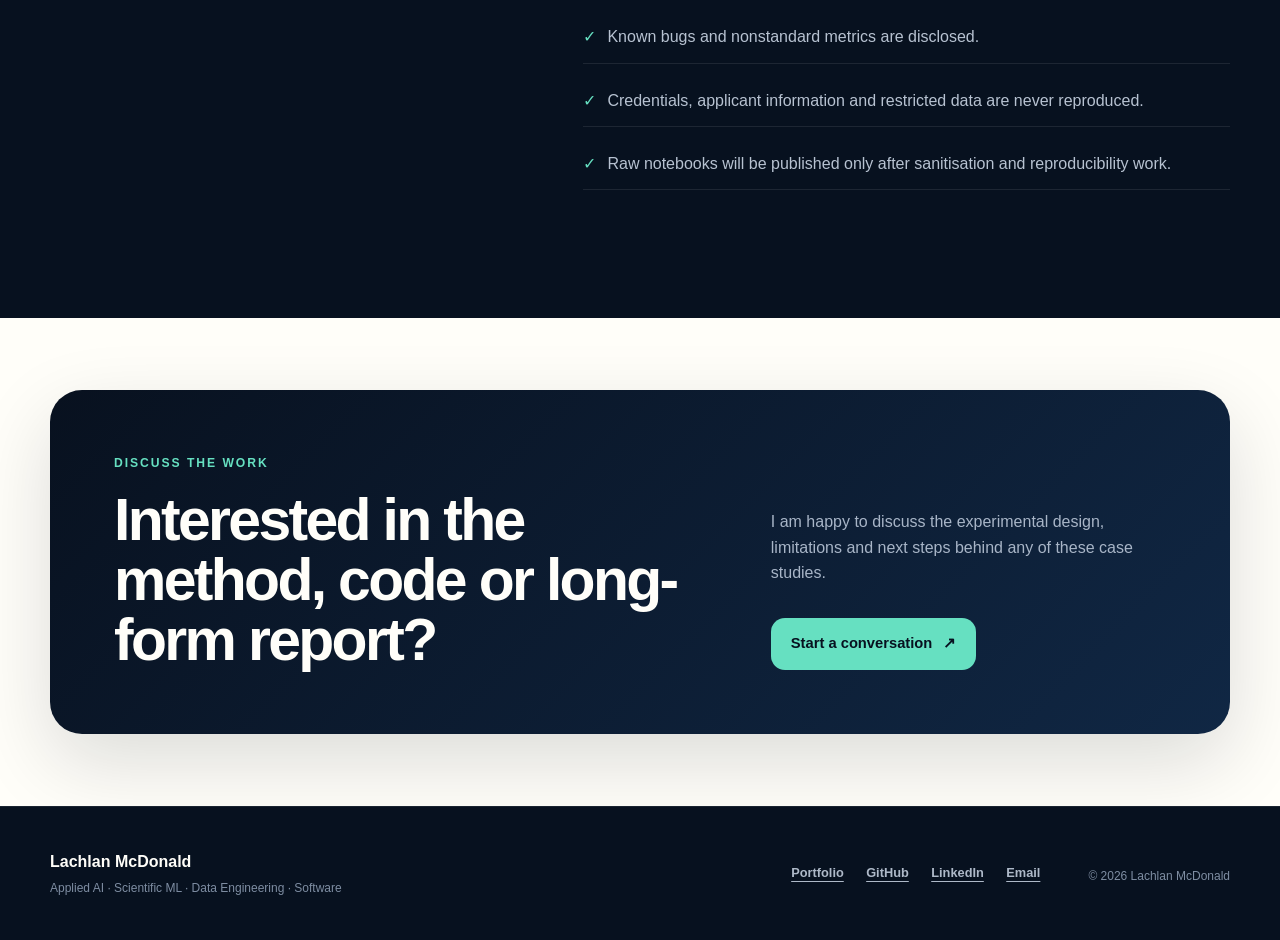
<file: research.html>
<!doctype html>
<html lang="en">
<head>
  <meta charset="utf-8">
  <meta name="viewport" content="width=device-width, initial-scale=1">
  <meta name="theme-color" content="#08111f">
  <meta name="description" content="Selected scientific machine-learning experiments and independent mineral-resource research by Lachlan McDonald.">
  <meta property="og:title" content="Research — Lachlan McDonald">
  <meta property="og:description" content="PyTorch computer vision, geological language-model benchmarking, environmental modelling, scientific tabular ML, geospatial analysis and mineral-resource research.">
  <meta property="og:type" content="website">
  <meta property="og:url" content="https://lukeyone.github.io/research.html">
  <meta property="og:image" content="https://avatars.githubusercontent.com/u/3060457?v=4">
  <title>Research — Lachlan McDonald</title>
  <link rel="icon" href="favicon.svg" type="image/svg+xml">
  <script>document.documentElement.classList.add('js')</script>
  <link rel="stylesheet" href="styles-base.css">
  <link rel="stylesheet" href="styles-projects.css">
  <link rel="stylesheet" href="styles-sections.css">
  <link rel="stylesheet" href="styles-research.css">
  <link rel="stylesheet" href="styles-responsive.css">
</head>
<body class="research-page">
  <a class="skip-link" href="#main">Skip to content</a>

  <header class="site-header" data-header>
    <div class="shell nav-wrap">
      <a class="brand" href="index.html" aria-label="Lachlan McDonald home">
        <span class="brand-mark">LM</span>
        <span class="brand-text">Lachlan McDonald</span>
      </a>
      <button class="nav-toggle" type="button" aria-label="Open navigation" aria-expanded="false" data-nav-toggle><span></span><span></span></button>
      <nav class="site-nav" aria-label="Primary navigation" data-nav>
        <a href="index.html#work">Work</a>
        <a href="#research-cases">Research</a>
        <a href="index.html#experience">Experience</a>
        <a href="index.html#about">About</a>
        <a class="nav-cta" href="mailto:lachlanmcdonald2000@gmail.com">Contact</a>
      </nav>
    </div>
  </header>

  <main id="main">
    <section class="research-page-hero">
      <div class="shell research-hero-grid">
        <div class="reveal">
          <p class="eyebrow">Research and experimental evidence</p>
          <h1>Learning from results—including the inconvenient ones.</h1>
          <p class="hero-lede">A curated record of scientific machine-learning experiments, technical research and methodological lessons. The emphasis is on reproducibility, limitations and what the evidence actually supports.</p>
          <div class="hero-actions">
            <a class="button button-primary" href="#phosphorus">Mineral-resource research <span aria-hidden="true">↓</span></a>
            <a class="button button-secondary" href="#research-cases">ML case studies</a>
          </div>
        </div>
        <div class="research-metrics reveal" aria-label="Research archive statistics">
          <div><strong>71</strong><span>notebook files audited</span></div>
          <div><strong>36</strong><span>distinct substantive entries</span></div>
          <div><strong>25</strong><span>pages in the mineral-resource report</span></div>
          <div><strong>65,119</strong><span>environmental sensor observations</span></div>
          <p>Exact duplicates were collapsed, empty notebooks excluded, and sensitive or methodologically unsafe work withheld from publication.</p>
        </div>
      </div>
    </section>

    <section class="section phosphorus-section" id="phosphorus">
      <div class="shell research-layout">
        <aside class="research-sidebar reveal">
          <p class="eyebrow">Independent research · 2026</p>
          <h2>Peak phosphorus and food-system resilience</h2>
          <div class="sidebar-facts">
            <div><span>Format</span><strong>25-page technical report</strong></div>
            <div><span>Method</span><strong>Literature synthesis and expert interviews</strong></div>
            <div><span>Status</span><strong>Portfolio research—not peer reviewed</strong></div>
          </div>
        </aside>

        <div class="research-body reveal">
          <p class="research-lede">The central conclusion is not that the world will literally run out of phosphorus on a fixed date. The more defensible risk is the loss of cheap, clean and politically accessible phosphate—combined with processing, energy, water, logistics and governance constraints.</p>

          <div class="research-finding-grid">
            <article class="finding-card"><span>01</span><h3>Resources are not access</h3><p>Large geological resources can coexist with constrained affordable supply when ore quality, contaminants, capital, energy, water and processing capacity are limiting.</p></article>
            <article class="finding-card"><span>02</span><h3>Scarcity would be unequal</h3><p>Regions with legacy soil phosphorus, capital and strong institutions have buffers that poorer import-dependent countries often lack.</p></article>
            <article class="finding-card"><span>03</span><h3>Industrial dependencies matter</h3><p>Phosphate rock alone is insufficient; fertiliser supply also relies on acids, ammonia, electricity, water, transport, ports, finance and political stability.</p></article>
            <article class="finding-card"><span>04</span><h3>Adaptation is real but slow</h3><p>Precision application, recycling, erosion control and legacy-soil drawdown can reduce demand, but infrastructure and adoption cannot be created instantly during a crisis.</p></article>
          </div>

          <div class="method-note">
            <div><p class="research-kicker">Evidence discipline</p><h3>Separating forecast, observation and scenario inference</h3></div>
            <p>The report traces the origin of the widely repeated 2070 peak-production estimate, contrasts it with larger technical reserve-base assessments, and labels geopolitical scenarios as inference rather than scientific prediction. International doctoral researchers were contacted to challenge technical assumptions and identify remaining evidence gaps.</p>
          </div>

          <div class="source-panel">
            <div><p class="research-kicker">Selected evidence base</p><h3>Primary and peer-reviewed sources</h3></div>
            <ul class="source-list">
              <li><a href="https://doi.org/10.3390/su3102027" target="_blank" rel="noreferrer">Cordell &amp; White (2011): peak-phosphorus scenarios and implications <span>↗</span></a></li>
              <li><a href="https://www.fertilizer.org/wp-content/uploads/2023/04/2023_Argus_IFA_Phosphate_Rock_Resources_and_Reserves_Final.pdf" target="_blank" rel="noreferrer">Argus / International Fertilizer Association reserve-base assessment <span>↗</span></a></li>
              <li><a href="https://www.usgs.gov/centers/national-minerals-information-center/phosphate-rock-statistics-and-information" target="_blank" rel="noreferrer">USGS phosphate-rock statistics and information <span>↗</span></a></li>
              <li><a href="https://doi.org/10.1038/s41561-022-01092-0" target="_blank" rel="noreferrer">Global distribution of agricultural soil phosphorus <span>↗</span></a></li>
              <li><a href="https://pubmed.ncbi.nlm.nih.gov/37118577/" target="_blank" rel="noreferrer">Compound fertiliser, energy and food-price shock modelling <span>↗</span></a></li>
              <li><a href="https://www.unep.org/news-and-stories/story/what-phosphorus-and-why-are-concerns-mounting-about-its-environmental-impact" target="_blank" rel="noreferrer">UN Environment Programme phosphorus overview <span>↗</span></a></li>
            </ul>
          </div>

          <div class="research-cta">
            <div><h3>Full report available on request</h3><p>The long-form document includes 19 structured sections, scenario boundaries, research gaps and a full reference list.</p></div>
            <a class="button button-primary" href="mailto:lachlanmcdonald2000@gmail.com?subject=Peak%20phosphorus%20research%20report">Request the report <span aria-hidden="true">↗</span></a>
          </div>
        </div>
      </div>
    </section>

    <section class="section research-cases-section" id="research-cases">
      <div class="shell">
        <div class="section-heading reveal">
          <div><p class="eyebrow">Notebook-derived case studies</p><h2>Five technically distinct research lines.</h2></div>
          <p>These summaries use the strongest defensible version of each experiment. Recorded metrics are not presented as external production benchmarks.</p>
        </div>

        <div class="case-study-list">
          <article class="case-study reveal" id="computer-vision">
            <div class="case-study-head"><span>01</span><div><p class="research-kicker">PyTorch · Computer vision</p><h3>Agricultural pests, recyclable waste and domain shift</h3></div></div>
            <div class="case-study-grid">
              <div class="case-study-block"><strong>Problem</strong><p>Build multiclass image classifiers and test how performance changes when images come from a less controlled source.</p></div>
              <div class="case-study-block"><strong>Method</strong><p>Custom CNNs, convolution and pooling, batch normalisation, dropout, global-average pooling, Adam and SGD, TensorBoard, PyTorch Profiler, weighted sampling, confusion matrices and per-class analysis. A separate ResNet-18 experiment used CIFAR-10 coarse labels.</p></div>
              <div class="case-study-block"><strong>Recorded evidence</strong><p>The strongest documented pest run reached 82.81% test accuracy and approximately 0.83 weighted F1. The waste model recorded 70.30% test accuracy and 0.70 weighted F1 in-domain, then approximately 50% accuracy on independently sourced images.</p></div>
              <div class="case-study-block limitation"><strong>Limitations and lesson</strong><p>One later experimental model attached its optimiser to the wrong parameter set and is excluded from promoted results. The out-of-domain decline reinforced that a clean held-out split is not equivalent to real-world robustness.</p></div>
            </div>
            <div class="case-tags"><span>PyTorch</span><span>CNN</span><span>ResNet-18</span><span>Domain shift</span><span>Profiling</span></div>
          </article>

          <article class="case-study reveal" id="language-model">
            <div class="case-study-head"><span>02</span><div><p class="research-kicker">Geological NLP · Domain adaptation</p><h3>Geological language-model adaptation benchmark</h3></div></div>
            <div class="case-study-grid">
              <div class="case-study-block"><strong>Problem</strong><p>Test whether full fine-tuning or parameter-efficient LoRA could improve GPT-2 on held-out Australian geological text without degrading related or out-of-domain performance.</p></div>
              <div class="case-study-block"><strong>Method</strong><p>Document-separated Geoscience Australia sources, 512-token training chunks, token-weighted sliding-window perplexity, pretrained/full/LoRA comparisons, an out-of-domain parliamentary control, training-curve analysis and fixed-prompt qualitative review.</p></div>
              <div class="case-study-block"><strong>Recorded evidence</strong><p>Pretrained GPT-2 achieved 24.645 validation perplexity. Full fine-tuning worsened this to 25.279 while gaining 1.80% on related geology and degrading out-of-domain perplexity by 5.74%. LoRA reached 24.856 validation perplexity while using 98.7% fewer trainable parameters, 63.6% less runtime and 62.5% less peak GPU memory.</p></div>
              <div class="case-study-block limitation"><strong>Limitations and lesson</strong><p>Neither adaptation method improved held-out geological validation performance, both began overfitting early, and generated text remained scientifically unreliable. The defensible result is a negative benchmark that redirects the next iteration toward grounded evidence extraction, source citations and explicit abstention.</p></div>
            </div>
            <div class="case-tags"><span>PyTorch</span><span>Hugging Face</span><span>GPT-2</span><span>PEFT/LoRA</span><span>Perplexity</span><span>Failure analysis</span></div>
          </article>

          <article class="case-study reveal" id="microclimate">
            <div class="case-study-head"><span>03</span><div><p class="research-kicker">Environmental data · Unsupervised learning</p><h3>Microclimate sensor clustering</h3></div></div>
            <div class="case-study-grid">
              <div class="case-study-block"><strong>Problem</strong><p>Determine whether environmental sensor observations contain stable natural groupings without imposing a target label.</p></div>
              <div class="case-study-block"><strong>Method</strong><p>65,119 observations, missing-value imputation, feature standardisation, PCA retaining 95% of variance, K-means, DBSCAN, agglomerative clustering, silhouette scoring and VAT/iVAT visual assessment.</p></div>
              <div class="case-study-block"><strong>Recorded evidence</strong><p>Approximate silhouette scores were 0.226 for K-means, 0.165 for agglomerative clustering and −0.516 for DBSCAN.</p></div>
              <div class="case-study-block limitation"><strong>Limitations and lesson</strong><p>The main result is negative: the tested representation did not reveal strongly separated clusters. That outcome was reported rather than reframed as success, and it motivates better temporal, spatial and domain-informed features.</p></div>
            </div>
            <div class="case-tags"><span>PCA</span><span>K-means</span><span>DBSCAN</span><span>Agglomerative clustering</span><span>Sensor data</span></div>
          </article>

          <article class="case-study reveal" id="food-classification">
            <div class="case-study-head"><span>04</span><div><p class="research-kicker">Scientific tabular ML · Data reconciliation</p><h3>Australian food classification</h3></div></div>
            <div class="case-study-grid">
              <div class="case-study-block"><strong>Problem</strong><p>Predict broad hierarchical food categories from Australian food-composition measurements assembled from sources with incompatible bases and extensive missingness.</p></div>
              <div class="case-study-block"><strong>Method</strong><p>Source-table reconciliation, exclusion of incompatible per-100 mL records, high-missingness and constant-feature removal, outlier treatment, label consolidation, MinMax scaling, decision trees, random forests, GridSearchCV and separate train, validation and test sets.</p></div>
              <div class="case-study-block"><strong>Recorded evidence</strong><p>The strongest recorded configurations reached approximately 87–89% test accuracy, with class-level error and overfitting analysis.</p></div>
              <div class="case-study-block limitation"><strong>Limitations and lesson</strong><p>The most important decision was not the model: it was refusing to combine scientifically incompatible measurement bases. Further work would use grouped cross-validation, calibrated probabilities and clearer hierarchical metrics.</p></div>
            </div>
            <div class="case-tags"><span>Random forest</span><span>Decision tree</span><span>GridSearchCV</span><span>Scientific data</span><span>Data quality</span></div>
          </article>

          <article class="case-study reveal" id="geospatial">
            <div class="case-study-head"><span>05</span><div><p class="research-kicker">Geospatial geometry · Spatial reasoning</p><h3>Coordinate systems, polygons and representative regions</h3></div></div>
            <div class="case-study-grid">
              <div class="case-study-block"><strong>Problem</strong><p>Aggregate multiple geographic inputs into a representative region while handling country geometry, coordinate systems and complex polygon boundaries.</p></div>
              <div class="case-study-block"><strong>Method</strong><p>GeoPandas, Shapely, GeoJSON, CRS transformation, boundary resampling, polygon operations, convex hulls and custom plotting functions.</p></div>
              <div class="case-study-block"><strong>Recorded evidence</strong><p>The notebook created and visualised an aggregated region from multiple geographic inputs, demonstrating custom spatial geometry rather than point-only mapping.</p></div>
              <div class="case-study-block limitation"><strong>Limitations and lesson</strong><p>The construction is exploratory and should not be interpreted as a statistically validated population model. Its value is evidence of spatial-data preparation and geometric reasoning.</p></div>
            </div>
            <div class="case-tags"><span>GeoPandas</span><span>Shapely</span><span>GeoJSON</span><span>CRS</span><span>Polygon geometry</span></div>
          </article>
        </div>
      </div>
    </section>

    <section class="section archive-method-section">
      <div class="shell archive-method-grid reveal">
        <div><p class="eyebrow">Curation method</p><h2>Why the raw archive is not public.</h2></div>
        <div>
          <p>The original archive contains drafts, exact duplicates, empty notebooks, Drive-specific paths, personal data and at least one historical credential. Publishing everything would be less transparent—not more—because it would mix valid evidence with unsafe or methodologically weak material.</p>
          <ul>
            <li>Exact duplicates are represented once.</li>
            <li>Iterations are consolidated under the strongest defensible version.</li>
            <li>Known bugs and nonstandard metrics are disclosed.</li>
            <li>Credentials, applicant information and restricted data are never reproduced.</li>
            <li>Raw notebooks will be published only after sanitisation and reproducibility work.</li>
          </ul>
        </div>
      </div>
    </section>

    <section class="contact-section">
      <div class="shell contact-card reveal">
        <div><p class="eyebrow">Discuss the work</p><h2>Interested in the method, code or long-form report?</h2></div>
        <div class="contact-side"><p>I am happy to discuss the experimental design, limitations and next steps behind any of these case studies.</p><a class="button button-light" href="mailto:lachlanmcdonald2000@gmail.com">Start a conversation <span>↗</span></a></div>
      </div>
    </section>
  </main>

  <footer class="site-footer">
    <div class="shell footer-grid">
      <div><strong>Lachlan McDonald</strong><p>Applied AI · Scientific ML · Data Engineering · Software</p></div>
      <div class="footer-links"><a href="index.html">Portfolio</a><a href="https://github.com/Lukeyone" target="_blank" rel="noreferrer">GitHub</a><a href="https://www.linkedin.com/in/lachlanmcdonaldtech" target="_blank" rel="noreferrer">LinkedIn</a><a href="mailto:lachlanmcdonald2000@gmail.com">Email</a></div>
      <p class="copyright">© <span data-year></span> Lachlan McDonald</p>
    </div>
  </footer>

  <script src="script.js"></script>
</body>
</html>
</file>
<file: styles-base.css>
:root {
  --ink: #07111f;
  --ink-2: #0c1a2c;
  --paper: #f4f1e9;
  --paper-2: #eae5da;
  --white: #fffef9;
  --muted: #647083;
  --line: rgba(7,17,31,.14);
  --cyan: #66e0c1;
  --cyan-dark: #0b846d;
  --blue: #6b8cff;
  --violet: #9c72ff;
  --orange: #ffad69;
  --shell: 1180px;
  --radius: 28px;
  --shadow: 0 28px 80px rgba(4,13,25,.14);
}

* { box-sizing: border-box; }
html { scroll-behavior: smooth; }
body { margin: 0; background: var(--paper); color: var(--ink); font-family: Inter, ui-sans-serif, -apple-system, BlinkMacSystemFont, "Segoe UI", sans-serif; line-height: 1.6; -webkit-font-smoothing: antialiased; }
body.nav-open { overflow: hidden; }
a { color: inherit; }
img, svg { display: block; max-width: 100%; }
button, input { font: inherit; }
::selection { background: var(--cyan); color: var(--ink); }

.skip-link { position: fixed; left: 1rem; top: -5rem; z-index: 1000; padding: .8rem 1rem; background: var(--white); border-radius: 10px; font-weight: 800; }
.skip-link:focus { top: 1rem; }
.shell { width: min(var(--shell), calc(100% - 48px)); margin-inline: auto; }

.site-header { position: fixed; inset: 0 0 auto; z-index: 100; transition: background .25s ease, border-color .25s ease, transform .25s ease; border-bottom: 1px solid transparent; }
.site-header.scrolled { background: rgba(244,241,233,.86); backdrop-filter: blur(18px); border-color: var(--line); }
.nav-wrap { min-height: 78px; display: flex; align-items: center; justify-content: space-between; gap: 2rem; }
.brand { display: inline-flex; align-items: center; gap: .8rem; text-decoration: none; font-weight: 800; letter-spacing: -.02em; }
.brand-mark { display: grid; place-items: center; width: 38px; height: 38px; border-radius: 12px; background: var(--ink); color: var(--cyan); font-size: .77rem; letter-spacing: .08em; }
.site-nav { display: flex; align-items: center; gap: 2rem; }
.site-nav a { text-decoration: none; font-size: .9rem; font-weight: 700; }
.site-nav a:not(.nav-cta) { color: #455064; }
.site-nav a:hover { color: var(--ink); }
.nav-cta { padding: .72rem 1rem; border: 1px solid var(--ink); border-radius: 12px; }
.nav-toggle { display: none; width: 44px; height: 44px; border: 0; background: transparent; position: relative; }
.nav-toggle span { position: absolute; left: 10px; width: 24px; height: 2px; background: var(--ink); transition: .25s ease; }
.nav-toggle span:first-child { top: 17px; }
.nav-toggle span:last-child { top: 25px; }

.hero { position: relative; overflow: hidden; padding: 154px 0 82px; background: var(--paper); }
.hero-grid { display: grid; grid-template-columns: 1.15fr .85fr; gap: clamp(48px, 8vw, 108px); align-items: center; }
.hero-glow { position: absolute; border-radius: 50%; filter: blur(2px); pointer-events: none; opacity: .45; }
.hero-glow-one { width: 520px; height: 520px; background: radial-gradient(circle, rgba(102,224,193,.42), transparent 68%); top: -180px; right: 8%; }
.hero-glow-two { width: 460px; height: 460px; background: radial-gradient(circle, rgba(107,140,255,.28), transparent 70%); left: -160px; bottom: -250px; }
.availability { width: fit-content; display: flex; align-items: center; gap: .6rem; padding: .55rem .78rem; border: 1px solid var(--line); border-radius: 999px; color: #566174; background: rgba(255,255,255,.48); font-size: .78rem; font-weight: 700; }
.availability span { width: 8px; height: 8px; border-radius: 50%; background: #21ba79; box-shadow: 0 0 0 5px rgba(33,186,121,.12); }
.eyebrow { margin: 0 0 1rem; color: var(--cyan-dark); font-size: .76rem; font-weight: 900; letter-spacing: .16em; text-transform: uppercase; }
.hero .eyebrow { margin-top: 2.2rem; }
h1, h2, h3 { margin: 0; line-height: 1.02; letter-spacing: -.045em; }
h1 { max-width: 760px; font-size: clamp(3.45rem, 7.2vw, 6.6rem); }
h2 { font-size: clamp(2.45rem, 4.6vw, 4.4rem); }
h3 { font-size: clamp(1.65rem, 2.4vw, 2.5rem); }
.hero-lede { max-width: 680px; margin: 1.8rem 0 0; color: #4c596c; font-size: clamp(1.05rem, 1.8vw, 1.28rem); }
.hero-actions { display: flex; flex-wrap: wrap; gap: .8rem; margin-top: 2rem; }
.button { display: inline-flex; align-items: center; justify-content: center; gap: .65rem; min-height: 52px; padding: 0 1.25rem; border-radius: 14px; text-decoration: none; font-size: .92rem; font-weight: 850; transition: transform .2s ease, box-shadow .2s ease, background .2s ease; }
.button:hover { transform: translateY(-2px); }
.button-primary { background: var(--ink); color: var(--white); box-shadow: 0 14px 32px rgba(7,17,31,.18); }
.button-primary span { color: var(--cyan); }
.button-secondary { border: 1px solid var(--line); background: rgba(255,255,255,.52); }
.hero-links { display: flex; gap: .75rem; margin-top: 1.5rem; color: #5e6979; font-size: .88rem; }
.hero-links a { text-underline-offset: 4px; }

.hero-panel { position: relative; padding: 1.35rem; border-radius: 32px; background: var(--ink); color: var(--white); box-shadow: var(--shadow); transform: rotate(1.2deg); }
.hero-panel::before { content: ""; position: absolute; inset: 7px; border: 1px solid rgba(255,255,255,.09); border-radius: 26px; pointer-events: none; }
.panel-topline { position: relative; display: flex; justify-content: space-between; gap: 1rem; align-items: center; padding: .3rem .3rem 1rem; color: #9ba8bc; font-size: .72rem; letter-spacing: .08em; text-transform: uppercase; }
.signal { display: inline-flex; align-items: center; gap: .4rem; }
.signal i { width: 7px; height: 7px; border-radius: 50%; background: var(--cyan); box-shadow: 0 0 0 4px rgba(102,224,193,.12); }
.outcome { position: relative; padding: 1.15rem; border: 1px solid rgba(255,255,255,.1); border-radius: 18px; background: rgba(255,255,255,.045); }
.outcome p { margin: 0 0 .35rem; color: #9ba8bc; font-size: .77rem; }
.outcome strong { font-size: 1.55rem; letter-spacing: -.04em; }
.outcome-featured { display: flex; justify-content: space-between; align-items: end; padding: 1.45rem; background: linear-gradient(135deg, rgba(102,224,193,.18), rgba(107,140,255,.09)); }
.outcome-featured strong { font-size: clamp(2.3rem, 4vw, 3.7rem); }
.outcome-change { padding: .35rem .55rem; border-radius: 9px; background: var(--cyan); color: var(--ink); font-size: .8rem; font-weight: 900; }
.outcome-grid { display: grid; grid-template-columns: 1fr 1fr; gap: .75rem; margin-top: .75rem; }
.panel-note { margin: .9rem .3rem .15rem; color: #7f8da2; font-size: .7rem; line-height: 1.45; }

.proof-strip { padding: 1.3rem 0 2.2rem; }
.proof-grid { display: grid; grid-template-columns: repeat(3, 1fr); border-top: 1px solid var(--line); border-bottom: 1px solid var(--line); }
.proof-grid > div { padding: 1.6rem 2rem; border-right: 1px solid var(--line); }
.proof-grid > div:first-child { padding-left: 0; }
.proof-grid > div:last-child { border-right: 0; }
.proof-grid span { display: block; margin-bottom: .7rem; color: var(--cyan-dark); font-size: .68rem; font-weight: 900; }
.proof-grid strong { font-size: 1rem; }
.proof-grid p { margin: .35rem 0 0; color: var(--muted); font-size: .84rem; }

.section { padding: 112px 0; }
.work-section { background: var(--white); border-radius: 42px 42px 0 0; }
.section-heading { display: grid; grid-template-columns: 1.25fr .75fr; gap: 4rem; align-items: end; margin-bottom: 3.6rem; }
.section-heading > p { max-width: 520px; justify-self: end; margin: 0 0 .35rem; color: var(--muted); font-size: 1rem; }
</file>
<file: styles-sections.css>
.private-section { background: var(--ink); color: var(--white); }
.private-grid { display: grid; grid-template-columns: .85fr 1.15fr; gap: clamp(3rem, 8vw, 7rem); align-items: center; }
.private-grid h2 { max-width: 560px; }
.private-grid > div > p:last-child { color: #9daabd; max-width: 530px; }
.private-card { position: relative; padding: clamp(1.7rem, 4vw, 3rem); border: 1px solid rgba(255,255,255,.12); border-radius: 26px; background: linear-gradient(145deg, rgba(255,255,255,.08), rgba(255,255,255,.025)); overflow: hidden; }
.private-card::after { content: "PRIVATE"; position: absolute; right: -18px; top: 42px; transform: rotate(90deg); color: rgba(255,255,255,.05); font-size: 3.6rem; font-weight: 950; letter-spacing: .12em; }
.lock-icon { display: grid; place-items: end center; width: 48px; height: 48px; margin-bottom: 1.5rem; border-radius: 14px; background: rgba(102,224,193,.12); }
.lock-icon::before { content: ""; position: absolute; width: 17px; height: 14px; margin-bottom: 22px; border: 3px solid var(--cyan); border-bottom: 0; border-radius: 12px 12px 0 0; }
.lock-icon span { width: 24px; height: 20px; margin-bottom: 9px; border-radius: 5px; background: var(--cyan); }
.private-label { color: var(--cyan); font-size: .69rem; font-weight: 900; letter-spacing: .1em; text-transform: uppercase; }
.private-card h3 { max-width: 540px; }
.private-card > p:not(.private-label) { max-width: 650px; color: #a6b2c4; }
.private-footer { display: flex; flex-wrap: wrap; gap: .5rem; margin: 1.7rem 0; }
.private-footer span { padding: .4rem .65rem; border: 1px solid rgba(255,255,255,.12); border-radius: 999px; color: #b9c4d4; font-size: .67rem; font-weight: 800; }
.private-card small { color: #74849b; }

.commercial-catalogue { margin-top: clamp(4rem, 8vw, 7rem); padding-top: clamp(3rem, 6vw, 5rem); border-top: 1px solid rgba(255,255,255,.1); }
.commercial-heading { display: grid; grid-template-columns: .85fr 1.15fr; gap: clamp(2rem, 7vw, 6rem); align-items: end; margin-bottom: 2.2rem; }
.commercial-heading h3 { max-width: 560px; font-size: clamp(2rem, 3.7vw, 3.6rem); }
.commercial-heading > p { max-width: 650px; margin: 0; color: #94a3b7; }
.commercial-grid { display: grid; grid-template-columns: repeat(2, minmax(0, 1fr)); gap: 1rem; }
.commercial-card { display: flex; flex-direction: column; min-height: 100%; padding: clamp(1.35rem, 2.6vw, 2rem); border: 1px solid rgba(255,255,255,.1); border-radius: 22px; background: rgba(255,255,255,.035); transition: transform .2s ease, border-color .2s ease, background .2s ease; }
.commercial-card:hover { transform: translateY(-3px); border-color: rgba(102,224,193,.28); background: rgba(255,255,255,.055); }
.commercial-card-top { display: flex; align-items: center; justify-content: space-between; gap: 1rem; margin-bottom: 1.1rem; }
.commercial-card-top span { color: var(--cyan); font-size: .68rem; font-weight: 900; letter-spacing: .1em; text-transform: uppercase; }
.commercial-card-top small { color: #6f8097; font-size: .64rem; }
.commercial-card h4 { margin: 0; font-size: clamp(1.22rem, 2vw, 1.7rem); line-height: 1.15; letter-spacing: -.025em; }
.commercial-card > p { margin: 1rem 0; color: #a4b0c1; font-size: .9rem; }
.commercial-card ul { display: grid; gap: .5rem; margin: .2rem 0 0; padding: 0; list-style: none; }
.commercial-card li { position: relative; padding-left: 1.2rem; color: #8898ad; font-size: .77rem; }
.commercial-card li::before { content: "→"; position: absolute; left: 0; color: var(--cyan); }
.commercial-card .private-footer { margin-top: auto; margin-bottom: 0; padding-top: 1.4rem; }

.experience-section { background: var(--paper); }
.timeline { border-top: 1px solid var(--line); }
.timeline-item { display: grid; grid-template-columns: .3fr .7fr; gap: 3rem; padding: 2.5rem 0; border-bottom: 1px solid var(--line); }
.timeline-date { color: #697487; font-size: .78rem; font-weight: 800; }
.timeline-title { display: flex; justify-content: space-between; gap: 1.5rem; align-items: baseline; }
.timeline-title h3 { font-size: clamp(1.45rem, 2vw, 2rem); }
.timeline-title span { color: var(--cyan-dark); font-size: .82rem; font-weight: 900; }
.timeline-main > p { max-width: 730px; color: #536074; }

.about-section { background: var(--white); }
.about-grid { display: grid; grid-template-columns: .42fr .58fr; gap: clamp(3rem, 8vw, 8rem); align-items: start; }
.portrait-wrap { position: relative; overflow: hidden; aspect-ratio: 1; max-width: 380px; border-radius: 28px; background: #d9e0ea; box-shadow: var(--shadow); }
.portrait-wrap::after { content: ""; position: absolute; inset: 0; background: linear-gradient(to top, rgba(7,17,31,.2), transparent 45%); }
.portrait-wrap img { width: 100%; height: 100%; object-fit: cover; }
.profile-caption { display: flex; justify-content: space-between; max-width: 380px; margin-top: 1rem; font-size: .75rem; }
.profile-caption span { color: var(--muted); }
.about-lede { max-width: 690px; font-size: 1.25rem; color: #39475b; }
.about-copy > p:not(.eyebrow):not(.about-lede) { color: #5e6a7c; }
.principles { display: grid; grid-template-columns: 1fr 1fr; gap: 1px; margin-top: 2.5rem; background: var(--line); border: 1px solid var(--line); border-radius: 22px; overflow: hidden; }
.principles > div { padding: 1.3rem; background: var(--white); }
.principles span { color: var(--cyan-dark); font-size: .65rem; font-weight: 900; }
.principles strong { display: block; margin-top: .45rem; }
.principles p { margin: .35rem 0 0; color: var(--muted); font-size: .78rem; }

.capabilities-section { background: var(--paper-2); }
.capabilities-grid { display: grid; grid-template-columns: .4fr .6fr; gap: clamp(3rem, 8vw, 8rem); }
.capability-list { border-top: 1px solid var(--line); }
.capability-list > div { display: grid; grid-template-columns: .28fr .72fr; gap: 2rem; padding: 1.55rem 0; border-bottom: 1px solid var(--line); }
.capability-list span { font-weight: 900; }
.capability-list p { margin: 0; color: #596678; }

.education-section { background: var(--white); }
.education-grid { display: grid; grid-template-columns: 1.2fr .9fr .9fr; gap: 2.5rem; align-items: start; }
.degree { padding-top: .6rem; }
.degree span { display: block; color: var(--cyan-dark); font-size: .7rem; font-weight: 900; text-transform: uppercase; letter-spacing: .08em; }
.degree strong { display: block; margin-top: .5rem; font-size: 1.1rem; }
.degree p { color: var(--muted); font-size: .82rem; }

.contact-section { padding: 72px 0; background: var(--white); }
.contact-card { display: grid; grid-template-columns: 1.2fr .8fr; gap: 4rem; padding: clamp(2rem, 5vw, 4.5rem); border-radius: 32px; background: linear-gradient(135deg, #08111f, #102744); color: var(--white); box-shadow: var(--shadow); }
.contact-card .eyebrow { color: var(--cyan); }
.contact-side { display: flex; flex-direction: column; justify-content: flex-end; align-items: flex-start; }
.contact-side p { color: #a8b5c7; }
.button-light { margin-top: 1rem; background: var(--cyan); color: var(--ink); }

.site-footer { padding: 42px 0; background: var(--ink); color: var(--white); border-top: 1px solid rgba(255,255,255,.08); }
.footer-grid { display: grid; grid-template-columns: 1fr auto auto; gap: 3rem; align-items: center; }
.footer-grid p { margin: .3rem 0 0; color: #7e8da2; font-size: .75rem; }
.footer-links { display: flex; gap: 1.4rem; }
.footer-links a { color: #aeb9c8; font-size: .8rem; font-weight: 800; text-underline-offset: 4px; }
.copyright { white-space: nowrap; }

.reveal { opacity: 1; transform: none; }
.js .reveal { opacity: 0; transform: translateY(20px); transition: opacity .7s ease, transform .7s ease; }
.js .reveal.visible { opacity: 1; transform: none; }

@media (max-width: 900px) {
  .commercial-heading { grid-template-columns: 1fr; gap: 1rem; }
}

@media (max-width: 720px) {
  .commercial-grid { grid-template-columns: 1fr; }
}
</file>
<file: styles-responsive.css>
@media (max-width: 980px) {
  .hero-grid, .project-large, .project-wide, .private-grid, .about-grid, .capabilities-grid, .contact-card { grid-template-columns: 1fr; }
  .hero { padding-top: 130px; }
  .hero-copy { max-width: 760px; }
  .hero-panel { max-width: 680px; transform: none; }
  .project-large .project-visual { min-height: 520px; }
  .project-wide .project-visual { min-height: 450px; }
  .project-wide .project-content { order: -1; }
  .section-heading { grid-template-columns: 1fr; gap: 1rem; }
  .section-heading > p { justify-self: start; }
  .timeline-item { grid-template-columns: .25fr .75fr; }
  .capabilities-heading h2 { max-width: 680px; }
  .education-grid { grid-template-columns: 1fr 1fr; }
  .education-grid > div:first-child { grid-column: 1 / -1; }
  .contact-side { max-width: 600px; min-width: 0; }
  .contact-side .button { width: fit-content; max-width: 100%; }
}

@media (max-width: 760px) {
  .shell { width: min(100% - 32px, var(--shell)); }
  .site-header { background: rgba(244,241,233,.9); backdrop-filter: blur(16px); border-color: var(--line); }
  .brand-text { display: none; }
  .nav-toggle { display: block; z-index: 3; }
  .nav-toggle[aria-expanded="true"] span:first-child { top: 21px; transform: rotate(45deg); }
  .nav-toggle[aria-expanded="true"] span:last-child { top: 21px; transform: rotate(-45deg); }
  .site-nav { position: fixed; inset: 0; display: flex; flex-direction: column; align-items: stretch; justify-content: center; gap: 0; padding: 6rem 1.5rem 2rem; background: var(--paper); transform: translateY(-105%); transition: transform .35s ease; overflow-y: auto; }
  .site-nav.open { transform: translateY(0); }
  .site-nav a:not(.nav-cta) { display: block; padding: 1rem 0; border-bottom: 1px solid var(--line); font-size: 1.35rem; }
  .site-nav .nav-cta { display: flex; width: 100%; min-height: 54px; margin-top: 1.25rem; padding: 0 1rem; align-items: center; justify-content: center; border: 0; border-radius: 14px; background: var(--ink); color: var(--white); text-align: center; box-shadow: 0 12px 28px rgba(7,17,31,.16); }
  .site-nav .nav-cta:hover { color: var(--white); background: var(--ink-2); }
  h1 { font-size: clamp(3rem, 15vw, 5rem); }
  .hero-grid { gap: 3rem; }
  .hero-panel { padding: 1rem; }
  .availability { max-width: 100%; align-items: flex-start; white-space: normal; line-height: 1.45; }
  .availability span { flex: 0 0 auto; margin-top: .25rem; }
  .outcome-grid { grid-template-columns: 1fr; }
  .proof-grid { grid-template-columns: 1fr; }
  .proof-grid > div, .proof-grid > div:first-child { padding: 1.3rem 0; border-right: 0; border-bottom: 1px solid var(--line); }
  .proof-grid > div:last-child { border-bottom: 0; }
  .section { padding: 82px 0; }
  .work-section { border-radius: 26px 26px 0 0; }
  .project-grid { grid-template-columns: 1fr; }
  .project-card .project-visual, .project-large .project-visual { min-height: 340px; }
  .credit-layout { grid-template-columns: 48px 1fr; }
  .metric-row { grid-template-columns: 1fr; }
  .metric-row > div:nth-child(n+2) { display: none; }
  .project-wide .project-visual { min-height: 380px; }
  .agent-flow { grid-template-columns: 1fr; align-content: center; justify-items: stretch; gap: .55rem; }
  .agent-flow > span { text-align: center; }
  .agent-flow > b { display: none; }
  .agent-status { grid-column: 1; }
  .resource-ring.ring-two { width: 310px; height: 310px; }
  .resource-ring.ring-one { width: 215px; height: 215px; }
  .resource-node { font-size: .58rem; padding: .45rem .6rem; }
  .vision-grid span { width: 92px; height: 74px; }
  .food-tree { flex-direction: column; }
  .food-tree b { transform: rotate(90deg); }
  .code-block { width: 112px; padding: .8rem; }
  .block-a { left: 7%; }
  .block-b { right: 7%; }
  .block-c { left: 13%; }
  .block-d { right: 10%; }
  .timeline-item { grid-template-columns: 1fr; gap: .8rem; }
  .timeline-title { display: block; }
  .timeline-title span { display: block; margin-top: .5rem; }
  .principles { grid-template-columns: 1fr; }
  .capability-list > div { grid-template-columns: 1fr; gap: .5rem; }
  .education-grid { grid-template-columns: 1fr; }
  .education-grid > div:first-child { grid-column: auto; }
  .contact-section { padding: 48px 0; }
  .contact-card { gap: 1.5rem; padding: 1.6rem; border-radius: 24px; }
  .contact-card h2 { font-size: clamp(2rem, 10vw, 3rem); }
  .contact-side { width: 100%; max-width: none; }
  .contact-side p { margin-top: 0; }
  .contact-side .button { width: 100%; max-width: none; min-height: 54px; padding-inline: 1rem; text-align: center; }
  .footer-grid { grid-template-columns: 1fr; gap: 1.5rem; }
}

@media (max-width: 420px) {
  .shell { width: min(100% - 24px, var(--shell)); }
  .nav-wrap { min-height: 68px; }
  .site-nav { padding-inline: 1rem; }
  .hero { padding-top: 112px; }
  .hero-actions { display: grid; grid-template-columns: 1fr; }
  .hero-actions .button { width: 100%; }
  .contact-card { padding: 1.25rem; }
  .commercial-card { padding: 1.2rem; }
  .commercial-card-top { align-items: flex-start; }
}

@media (prefers-reduced-motion: reduce) {
  html { scroll-behavior: auto; }
  *, *::before, *::after { animation-duration: .01ms !important; animation-iteration-count: 1 !important; transition-duration: .01ms !important; }
  .js .reveal { opacity: 1; transform: none; }
}
</file>
<file: case-study.css>
.case-hero { padding: 150px 0 70px; background: radial-gradient(circle at 80% 15%, rgba(102,224,193,.12), transparent 36%), var(--paper); }
.case-hero .shell { max-width: 980px; }
.case-kicker { color: var(--cyan-dark); font-size: .72rem; font-weight: 900; letter-spacing: .13em; text-transform: uppercase; }
.case-hero h1 { max-width: 900px; margin-top: 1rem; font-size: clamp(3rem, 8vw, 6rem); }
.case-lede { max-width: 820px; margin-top: 1.5rem; color: #465266; font-size: clamp(1.05rem, 2vw, 1.3rem); }
.case-links { display: flex; flex-wrap: wrap; gap: .8rem; margin-top: 2rem; }
.case-section { padding: 70px 0; }
.case-section:nth-of-type(even) { background: #f1eee6; }
.case-grid { display: grid; grid-template-columns: .75fr 1.25fr; gap: clamp(2rem, 7vw, 6rem); align-items: start; }
.case-grid h2 { position: sticky; top: 110px; font-size: clamp(2rem, 4vw, 3.5rem); }
.case-copy { display: grid; gap: 1.3rem; }
.case-copy > p, .case-copy li { color: #465266; }
.case-copy ul { display: grid; gap: .7rem; padding-left: 1.2rem; }
.case-card { padding: 1.35rem; border: 1px solid var(--line); border-radius: 18px; background: rgba(255,255,255,.65); }
.case-card h3 { font-size: 1.05rem; }
.case-card p { margin-top: .55rem; color: #566173; font-size: .9rem; }
.case-table { width: 100%; border-collapse: collapse; overflow: hidden; border: 1px solid var(--line); border-radius: 18px; background: rgba(255,255,255,.7); }
.case-table th, .case-table td { padding: .85rem 1rem; border-bottom: 1px solid var(--line); text-align: left; vertical-align: top; }
.case-table th { color: #263244; font-size: .72rem; letter-spacing: .05em; text-transform: uppercase; }
.case-table td { color: #4f5b6d; font-size: .88rem; }
.case-note { padding: 1.2rem 1.3rem; border-left: 4px solid var(--cyan-dark); background: rgba(102,224,193,.1); color: #314155; }
.case-warning { border-left-color: #d38b3c; background: rgba(211,139,60,.1); }
.metric-cards { display: grid; grid-template-columns: repeat(3, 1fr); gap: .8rem; }
.metric-card { padding: 1.2rem; border: 1px solid var(--line); border-radius: 16px; background: #fff; }
.metric-card strong, .metric-card span { display: block; }
.metric-card strong { font-size: 1.5rem; }
.metric-card span { margin-top: .3rem; color: #697588; font-size: .75rem; }
.case-footer { padding: 44px 0; background: var(--ink); color: var(--white); }
.case-footer .shell { display: flex; flex-wrap: wrap; justify-content: space-between; gap: 1rem; align-items: center; }
.case-footer a { color: var(--cyan); }
@media (max-width: 760px) {
  .case-hero { padding-top: 115px; }
  .case-grid { grid-template-columns: 1fr; }
  .case-grid h2 { position: static; }
  .metric-cards { grid-template-columns: 1fr; }
  .case-table { display: block; overflow-x: auto; }
  .site-header .nav-toggle { display: none; }
  .site-header .site-nav { position: static; inset: auto; display: flex; width: auto; flex-direction: row; align-items: center; justify-content: flex-end; gap: .65rem; padding: 0; overflow: visible; background: transparent; transform: none; }
  .site-header .site-nav a:not(.nav-cta) { display: none; }
  .site-header .site-nav .nav-cta { width: auto; min-height: 42px; margin: 0; padding: 0 .9rem; border-radius: 10px; font-size: .78rem; }
}
</file>
<file: styles-projects.css>
.project { overflow: hidden; border: 1px solid rgba(7,17,31,.11); border-radius: var(--radius); background: #f7f5ef; box-shadow: 0 14px 45px rgba(8,20,36,.05); }
.project-large { display: grid; grid-template-columns: .9fr 1.1fr; min-height: 600px; }
.project-wide { display: grid; grid-template-columns: 1.04fr .96fr; margin-top: 1.4rem; min-height: 510px; }
.project-content { display: flex; flex-direction: column; padding: clamp(1.6rem, 3.7vw, 3.25rem); }
.project-meta { display: flex; align-items: center; gap: .8rem; margin-bottom: 2rem; color: #6b7585; font-size: .7rem; font-weight: 800; letter-spacing: .1em; text-transform: uppercase; }
.project-meta span:first-child { display: grid; place-items: center; width: 28px; height: 28px; border: 1px solid var(--line); border-radius: 50%; color: var(--ink); letter-spacing: 0; }
.project-intro { margin: 1.3rem 0 0; color: #485568; font-size: 1.06rem; }
.project-points { padding: 0; margin: 1.7rem 0; list-style: none; }
.project-points li { position: relative; padding: .65rem 0 .65rem 1.5rem; border-bottom: 1px solid var(--line); color: #465266; font-size: .9rem; }
.project-points li::before { content: "✓"; position: absolute; left: 0; color: var(--cyan-dark); font-weight: 900; }
.tags { display: flex; flex-wrap: wrap; gap: .45rem; margin-top: 1.3rem; }
.tags span { padding: .4rem .62rem; border: 1px solid rgba(7,17,31,.12); border-radius: 999px; color: #566173; background: rgba(255,255,255,.5); font-size: .69rem; font-weight: 800; }
.project-links { display: flex; flex-wrap: wrap; gap: 1.2rem; margin-top: auto; padding-top: 2rem; }
.project-links a { font-size: .82rem; font-weight: 900; text-underline-offset: 5px; }
.project-links a span { color: var(--cyan-dark); }
.project-grid { display: grid; grid-template-columns: 1fr 1fr; gap: 1.4rem; margin-top: 1.4rem; }
.project-card { display: flex; flex-direction: column; }
.project-card .project-visual { min-height: 330px; }
.project-card .project-content { flex: 1; }
.project-card .project-content > p { color: #536074; }
.project-facts { display: flex; flex-wrap: wrap; gap: 1.5rem; margin-top: 1.5rem; color: #657084; font-size: .78rem; }
.project-facts b { display: block; color: var(--ink); font-size: 1.4rem; }
.project-facts-large { gap: 2rem; }

.project-visual { position: relative; overflow: hidden; background: var(--ink); color: var(--white); }
.window-bar { display: flex; align-items: center; gap: .4rem; height: 46px; padding: 0 1rem; border-bottom: 1px solid rgba(255,255,255,.08); color: #7f8da1; font-size: .66rem; }
.window-bar i { width: 7px; height: 7px; border-radius: 50%; background: rgba(255,255,255,.28); }
.window-bar span { margin-left: .4rem; }
.credit-layout { display: grid; grid-template-columns: 64px 1fr; height: calc(100% - 46px); }
.credit-sidebar { padding: 1rem .8rem; border-right: 1px solid rgba(255,255,255,.08); display: flex; align-items: center; flex-direction: column; gap: 1rem; }
.mini-brand { display: grid; place-items: center; width: 34px; height: 34px; border-radius: 10px; background: var(--cyan); color: var(--ink); font-size: .7rem; font-weight: 950; }
.credit-sidebar > span { display: block; width: 20px; height: 20px; border-radius: 6px; background: rgba(255,255,255,.07); }
.credit-sidebar > span.active { background: rgba(102,224,193,.2); border: 1px solid rgba(102,224,193,.3); }
.credit-main { padding: clamp(1.2rem, 3vw, 2.2rem); background: radial-gradient(circle at 90% 5%, rgba(107,140,255,.18), transparent 38%); }
.mini-title { display: flex; justify-content: space-between; gap: 1rem; align-items: center; }
.mini-title small { display: block; color: #7f8da1; font-size: .63rem; }
.mini-title b { display: block; margin-top: .2rem; font-size: 1.05rem; }
.mini-title em { padding: .38rem .58rem; border-radius: 999px; background: rgba(102,224,193,.12); color: var(--cyan); font-size: .6rem; font-style: normal; font-weight: 850; }
.metric-row { display: grid; grid-template-columns: repeat(3, 1fr); gap: .7rem; margin-top: 1.8rem; }
.metric-row > div { padding: .9rem; border: 1px solid rgba(255,255,255,.08); border-radius: 14px; background: rgba(255,255,255,.035); }
.metric-row small { display: block; color: #7f8da1; font-size: .58rem; }
.metric-row b { display: block; margin: .4rem 0 .7rem; font-size: 1rem; }
.bar { display: block; height: 5px; overflow: hidden; border-radius: 999px; background: rgba(255,255,255,.08); }
.bar i { display: block; height: 100%; border-radius: inherit; background: linear-gradient(90deg, var(--cyan), var(--blue)); }
.review-card { display: flex; gap: .8rem; margin-top: 1rem; padding: 1rem; border: 1px solid rgba(102,224,193,.2); border-radius: 15px; background: rgba(102,224,193,.08); }
.review-icon { display: grid; place-items: center; flex: 0 0 auto; width: 28px; height: 28px; border-radius: 9px; background: var(--cyan); color: var(--ink); font-weight: 900; }
.review-card b { font-size: .76rem; }
.review-card p { margin: .25rem 0 0; color: #8fa0b7; font-size: .62rem; }
.list-lines { display: grid; gap: .65rem; margin-top: 1rem; }
.list-lines span { display: block; height: 34px; border: 1px solid rgba(255,255,255,.06); border-radius: 11px; background: rgba(255,255,255,.025); }

.predictor-visual { padding: 1.4rem; background: linear-gradient(145deg, #101b31, #17143b); }
.visual-label { display: flex; justify-content: space-between; gap: 1rem; align-items: center; color: #94a0b3; font-size: .65rem; font-weight: 800; letter-spacing: .05em; text-transform: uppercase; }
.visual-label b { color: var(--white); font-size: .8rem; }
.radial { position: absolute; left: 50%; top: 52%; transform: translate(-50%,-50%); display: grid; place-items: center; width: 156px; height: 156px; border-radius: 50%; background: radial-gradient(circle at center, #111b31 59%, transparent 60%), conic-gradient(var(--violet) 0 74%, rgba(255,255,255,.08) 74%); box-shadow: 0 0 54px rgba(156,114,255,.16); }
.radial span { margin-top: .3rem; font-size: 2.2rem; font-weight: 900; line-height: 1; }
.radial small { margin-top: -2.2rem; color: #8e9aaf; font-size: .55rem; text-transform: uppercase; letter-spacing: .08em; }
.mini-bars { position: absolute; left: 1.4rem; right: 1.4rem; bottom: 1.4rem; height: 64px; display: flex; gap: .55rem; align-items: end; }
.mini-bars i { flex: 1; border-radius: 7px 7px 2px 2px; background: linear-gradient(180deg, var(--violet), rgba(156,114,255,.18)); }

.data-visual { padding: 1.4rem; background: linear-gradient(145deg, #071e22, #0b2932); }
.line-chart { margin-top: 2rem; }
.chart-grid { stroke: rgba(255,255,255,.08); stroke-width: 1; }
.chart-area { fill: url(#area); }
.chart-line { fill: none; stroke: var(--cyan); stroke-width: 4; stroke-linecap: round; }
.data-kpis { position: absolute; left: 1.4rem; right: 1.4rem; bottom: 1.4rem; display: grid; grid-template-columns: repeat(3, 1fr); gap: .7rem; }
.data-kpis span { padding: .7rem; border: 1px solid rgba(255,255,255,.08); border-radius: 12px; background: rgba(255,255,255,.035); }
.data-kpis small, .data-kpis b { display: block; }
.data-kpis small { color: #78919a; font-size: .55rem; }
.data-kpis b { margin-top: .2rem; font-size: .86rem; }

.vr-visual { min-height: 510px; background: radial-gradient(circle at center, #243467, #0b1227 68%); }
.vr-world { position: absolute; inset: 0; perspective: 900px; }
.vr-world::after { content: ""; position: absolute; inset: 55% -20% -35%; transform: rotateX(65deg); background-image: linear-gradient(rgba(107,140,255,.14) 1px, transparent 1px), linear-gradient(90deg, rgba(107,140,255,.14) 1px, transparent 1px); background-size: 34px 34px; }
.vr-orbit { position: absolute; left: 50%; top: 48%; transform: translate(-50%,-50%) rotateX(68deg); border: 1px solid rgba(107,140,255,.25); border-radius: 50%; }
.orbit-one { width: 350px; height: 210px; }
.orbit-two { width: 520px; height: 315px; }
.code-block { position: absolute; width: 142px; padding: 1rem; border: 1px solid rgba(255,255,255,.18); border-radius: 18px; box-shadow: 0 20px 50px rgba(0,0,0,.28); backdrop-filter: blur(12px); }
.code-block span, .code-block small { display: block; }
.code-block span { font-size: .84rem; font-weight: 950; letter-spacing: .08em; }
.code-block small { margin-top: .35rem; color: rgba(255,255,255,.72); font-size: .61rem; }
.block-a { left: 11%; top: 21%; transform: rotate(-8deg); background: rgba(107,140,255,.34); }
.block-b { right: 13%; top: 16%; transform: rotate(7deg); background: rgba(102,224,193,.25); }
.block-c { left: 24%; bottom: 17%; transform: rotate(5deg); background: rgba(156,114,255,.32); }
.block-d { right: 23%; bottom: 14%; transform: rotate(-6deg); background: rgba(255,173,105,.25); }

.research-section { padding-top: 52px; }
.agent-visual { min-height: 600px; background: radial-gradient(circle at 70% 15%, rgba(102,224,193,.18), transparent 35%), linear-gradient(145deg, #07111f, #111f35); }
.agent-flow { display: grid; grid-template-columns: repeat(7, auto); align-items: center; justify-content: center; gap: .65rem; height: calc(100% - 46px); padding: 2rem; }
.agent-flow > span { padding: .7rem .9rem; border: 1px solid rgba(102,224,193,.3); border-radius: 12px; background: rgba(102,224,193,.08); color: var(--cyan); font-size: .72rem; font-weight: 900; }
.agent-flow > b { color: #60728c; }
.agent-status { grid-column: 1 / -1; padding: 1rem; border: 1px solid rgba(255,255,255,.08); border-radius: 14px; background: rgba(255,255,255,.035); }
.agent-status small, .agent-status strong { display: block; }
.agent-status small { color: #7f8da1; font-size: .6rem; text-transform: uppercase; letter-spacing: .08em; }
.agent-status strong { margin-top: .35rem; font-size: .9rem; }

.phosphorus-visual { min-height: 510px; background: radial-gradient(circle at center, #6d7f2b, #172218 48%, #08111f 75%); }
.phosphorus-core { position: absolute; left: 50%; top: 50%; transform: translate(-50%,-50%); display: grid; place-items: center; width: 112px; height: 112px; border-radius: 50%; background: #d8f06b; color: #172218; font-size: 3.2rem; font-weight: 950; box-shadow: 0 0 60px rgba(216,240,107,.35); }
.resource-ring { position: absolute; left: 50%; top: 50%; transform: translate(-50%,-50%); border: 1px solid rgba(216,240,107,.25); border-radius: 50%; }
.ring-one { width: 290px; height: 290px; }
.ring-two { width: 440px; height: 440px; }
.resource-node { position: absolute; padding: .55rem .8rem; border: 1px solid rgba(255,255,255,.14); border-radius: 999px; background: rgba(8,17,31,.7); color: #d8f06b; font-size: .68rem; font-weight: 900; }
.node-one { left: 14%; top: 24%; } .node-two { right: 12%; top: 28%; } .node-three { right: 16%; bottom: 22%; } .node-four { left: 16%; bottom: 20%; }

.vision-visual, .language-visual, .sensor-visual, .food-visual { display: grid; place-items: center; min-height: 330px; padding: 2rem; }
.vision-visual { background: linear-gradient(145deg, #102a43, #111827); }
.vision-grid { display: grid; grid-template-columns: 1fr 1fr; gap: .8rem; transform: rotate(-3deg); }
.vision-grid span { display: grid; place-items: center; width: 105px; height: 86px; border: 1px solid rgba(255,255,255,.16); border-radius: 18px; background: rgba(107,140,255,.17); font-weight: 900; }
.language-visual { background: radial-gradient(circle at 25% 25%, rgba(156,114,255,.35), transparent 38%), #111427; }
.language-visual strong { font-size: 3.3rem; }
.token-stream { display: flex; flex-wrap: wrap; justify-content: center; gap: .45rem; margin-bottom: 1.5rem; }
.token-stream span { padding: .35rem .55rem; border-radius: 8px; background: rgba(255,255,255,.08); color: #b9a8ff; font-size: .65rem; }
.sensor-visual { background: linear-gradient(145deg, #071e22, #102a33); }
.sensor-points { width: 230px; height: 160px; background-image: radial-gradient(circle, rgba(102,224,193,.85) 0 2px, transparent 3px); background-size: 19px 17px; transform: skewY(-7deg); opacity: .8; }
.sensor-axis { position: absolute; width: 260px; height: 185px; border-left: 1px solid rgba(255,255,255,.22); border-bottom: 1px solid rgba(255,255,255,.22); }
.sensor-visual > span { position: absolute; bottom: 1.5rem; color: #7da9a4; font-size: .7rem; font-weight: 800; }
.food-visual { background: linear-gradient(145deg, #311b16, #172218); }
.food-tree { display: flex; align-items: center; gap: .7rem; }
.food-tree span { padding: .8rem 1rem; border: 1px solid rgba(216,240,107,.22); border-radius: 14px; background: rgba(216,240,107,.08); color: #d8f06b; font-size: .75rem; font-weight: 900; }
.food-tree b { color: #7d8b64; }
</file>
<file: styles-research.css>
/* Homepage research preview */
.research-preview-section { background: var(--paper-2); }
.research-feature { display: grid; grid-template-columns: 1.15fr .85fr; gap: clamp(2rem, 7vw, 6rem); padding: clamp(2rem, 5vw, 4.5rem); border-radius: 32px; background: linear-gradient(135deg, #07111f, #132843); color: var(--white); box-shadow: var(--shadow); }
.research-kicker { margin: 0 0 .8rem; color: var(--cyan-dark); font-size: .7rem; font-weight: 900; letter-spacing: .11em; text-transform: uppercase; }
.research-feature .research-kicker { color: var(--cyan); }
.research-feature-copy > p:not(.research-kicker) { max-width: 700px; color: #a9b6c8; }
.research-feature-copy ul { display: grid; gap: .65rem; padding: 0; margin: 1.7rem 0; list-style: none; }
.research-feature-copy li { position: relative; padding-left: 1.4rem; color: #c0cad8; }
.research-feature-copy li::before { content: "→"; position: absolute; left: 0; color: var(--cyan); }
.research-link { color: var(--white); font-weight: 900; text-underline-offset: 5px; }
.research-link span { color: var(--cyan); }
.research-feature-stats { display: grid; grid-template-columns: 1fr 1fr; gap: .8rem; align-content: start; }
.research-stat { padding: 1.35rem; border: 1px solid rgba(255,255,255,.1); border-radius: 18px; background: rgba(255,255,255,.045); }
.research-stat strong, .research-stat span { display: block; }
.research-stat strong { color: var(--white); font-size: clamp(1.7rem, 3vw, 2.8rem); line-height: 1; letter-spacing: -.04em; }
.research-stat span { margin-top: .55rem; color: #93a1b6; font-size: .72rem; }
.research-feature-stats > p { grid-column: 1 / -1; margin: .4rem 0 0; color: #74849a; font-size: .72rem; }
.research-card-grid { display: grid; grid-template-columns: repeat(2, minmax(0, 1fr)); gap: 1rem; margin-top: 1rem; }
.research-card { position: relative; min-height: 330px; padding: clamp(1.5rem, 3vw, 2.35rem); border: 1px solid var(--line); border-radius: 24px; background: rgba(255,255,255,.52); overflow: hidden; }
.research-card::after { content: ""; position: absolute; width: 180px; height: 180px; right: -75px; bottom: -85px; border-radius: 50%; background: radial-gradient(circle, rgba(102,224,193,.24), transparent 68%); }
.research-card-number { display: grid; place-items: center; width: 32px; height: 32px; border: 1px solid var(--line); border-radius: 50%; color: var(--cyan-dark); font-size: .7rem; font-weight: 900; }
.research-card .research-kicker { margin-top: 1.5rem; }
.research-card h3 { font-size: clamp(1.5rem, 2.4vw, 2.25rem); }
.research-card > p:not(.research-kicker) { color: #5b6879; }
.research-card-metric { position: relative; z-index: 1; margin-top: 2rem; padding-top: 1.2rem; border-top: 1px solid var(--line); }
.research-card-metric strong, .research-card-metric span { display: block; }
.research-card-metric strong { font-size: 1.65rem; }
.research-card-metric span { color: var(--muted); font-size: .72rem; }
.research-preview-footer { display: flex; justify-content: space-between; gap: 2rem; align-items: center; margin-top: 2rem; }
.research-preview-footer p { max-width: 620px; color: var(--muted); }

/* LeadPulse public-project visual */
.project-leadpulse { grid-template-columns: .95fr 1.05fr; }
.leadpulse-visual { display: flex; flex-direction: column; justify-content: center; gap: 1rem; min-height: 510px; padding: clamp(1.5rem, 4vw, 3.5rem); background: radial-gradient(circle at 80% 20%, rgba(102,224,193,.2), transparent 35%), linear-gradient(145deg, #07111f, #102a32); color: var(--white); }
.leadpulse-query { padding: 1rem 1.2rem; border: 1px solid rgba(255,255,255,.11); border-radius: 14px; background: rgba(255,255,255,.05); color: #c2cbd8; font-size: .82rem; }
.provider-row { display: grid; grid-template-columns: 90px 1fr; gap: .25rem 1rem; align-items: center; padding: .9rem 0; border-bottom: 1px solid rgba(255,255,255,.08); }
.provider-row span { color: #91a1b6; font-size: .72rem; font-weight: 900; text-transform: uppercase; }
.provider-row b { font-size: .88rem; }
.provider-bar { grid-column: 1 / -1; display: block; height: 7px; border-radius: 99px; background: linear-gradient(90deg, var(--cyan) var(--score), rgba(255,255,255,.08) var(--score)); }
.gap-summary { display: flex; gap: 1rem; align-items: center; margin-top: 1rem; padding: 1.3rem; border: 1px solid rgba(102,224,193,.22); border-radius: 17px; background: rgba(102,224,193,.08); }
.gap-summary strong { color: var(--cyan); font-size: 2.4rem; line-height: 1; }
.gap-summary span { color: #a9b8c8; font-size: .76rem; }

/* Research detail page */
.research-page { background: var(--white); }
.research-page-hero { padding: 164px 0 96px; background: var(--paper); overflow: hidden; }
.research-hero-grid { display: grid; grid-template-columns: 1.08fr .92fr; gap: clamp(3rem, 8vw, 8rem); align-items: center; }
.research-hero-grid h1 { max-width: 820px; font-size: clamp(3.2rem, 6.8vw, 6.3rem); }
.research-metrics { display: grid; grid-template-columns: 1fr 1fr; gap: .8rem; padding: 1rem; border-radius: 28px; background: var(--ink); color: var(--white); box-shadow: var(--shadow); transform: rotate(1deg); }
.research-metrics > div { padding: 1.4rem; border: 1px solid rgba(255,255,255,.09); border-radius: 17px; background: rgba(255,255,255,.04); }
.research-metrics strong, .research-metrics span { display: block; }
.research-metrics strong { font-size: clamp(1.8rem, 3vw, 2.9rem); line-height: 1; }
.research-metrics span { margin-top: .55rem; color: #91a0b5; font-size: .7rem; }
.research-metrics > p { grid-column: 1 / -1; margin: .5rem .35rem .2rem; color: #7f8da1; font-size: .72rem; }
.phosphorus-section { background: var(--white); }
.research-layout { display: grid; grid-template-columns: .32fr .68fr; gap: clamp(3rem, 8vw, 8rem); align-items: start; }
.research-sidebar { position: sticky; top: 118px; }
.research-sidebar h2 { font-size: clamp(2.3rem, 4vw, 4rem); }
.sidebar-facts { margin-top: 2.3rem; border-top: 1px solid var(--line); }
.sidebar-facts > div { padding: 1.15rem 0; border-bottom: 1px solid var(--line); }
.sidebar-facts span, .sidebar-facts strong { display: block; }
.sidebar-facts span { color: var(--muted); font-size: .68rem; font-weight: 900; letter-spacing: .08em; text-transform: uppercase; }
.sidebar-facts strong { margin-top: .35rem; font-size: .9rem; }
.research-lede { margin: 0; color: #344255; font-size: clamp(1.25rem, 2vw, 1.55rem); line-height: 1.55; }
.research-finding-grid { display: grid; grid-template-columns: 1fr 1fr; gap: 1rem; margin-top: 2.3rem; }
.finding-card { padding: 1.5rem; border: 1px solid var(--line); border-radius: 20px; background: var(--paper); }
.finding-card span { color: var(--cyan-dark); font-size: .7rem; font-weight: 900; }
.finding-card h3 { margin-top: .75rem; font-size: 1.35rem; }
.finding-card p { color: #5e6b7d; font-size: .88rem; }
.method-note, .source-panel { display: grid; grid-template-columns: .38fr .62fr; gap: 2rem; margin-top: 2.3rem; padding: clamp(1.5rem, 3vw, 2.4rem); border-radius: 22px; }
.method-note { background: var(--ink); color: var(--white); }
.method-note .research-kicker { color: var(--cyan); }
.method-note h3, .source-panel h3 { font-size: clamp(1.45rem, 2.4vw, 2rem); }
.method-note > p { margin: 0; color: #a7b3c4; }
.source-panel { border: 1px solid var(--line); background: var(--paper-2); }
.source-list { display: grid; gap: .7rem; margin: 0; padding: 0; list-style: none; }
.source-list li { padding-bottom: .7rem; border-bottom: 1px solid var(--line); }
.source-list a { color: #304156; font-size: .83rem; font-weight: 800; text-underline-offset: 4px; }
.source-list a span { color: var(--cyan-dark); }
.research-cta { display: flex; justify-content: space-between; gap: 2rem; align-items: center; margin-top: 2.3rem; padding: 1.8rem; border: 1px solid var(--line); border-radius: 22px; }
.research-cta h3 { font-size: 1.5rem; }
.research-cta p { max-width: 620px; margin: .45rem 0 0; color: var(--muted); }
.research-cases-section { background: var(--paper-2); }
.case-study-list { display: grid; gap: 1.2rem; }
.case-study { padding: clamp(1.6rem, 4vw, 3.2rem); border: 1px solid var(--line); border-radius: 28px; background: var(--white); }
.case-study-head { display: flex; gap: 1.3rem; align-items: flex-start; }
.case-study-head > span { display: grid; place-items: center; flex: 0 0 auto; width: 36px; height: 36px; border-radius: 50%; background: var(--ink); color: var(--cyan); font-size: .72rem; font-weight: 900; }
.case-study-head .research-kicker { margin-bottom: .45rem; }
.case-study-head h3 { font-size: clamp(1.8rem, 3vw, 3rem); }
.case-study-grid { display: grid; grid-template-columns: 1fr 1fr; gap: 1px; margin-top: 2rem; border: 1px solid var(--line); border-radius: 20px; background: var(--line); overflow: hidden; }
.case-study-block { padding: 1.35rem; background: var(--white); }
.case-study-block strong { display: block; color: var(--cyan-dark); font-size: .7rem; letter-spacing: .08em; text-transform: uppercase; }
.case-study-block p { margin: .55rem 0 0; color: #5a687a; font-size: .86rem; }
.case-study-block.limitation { background: #f5efe5; }
.case-tags { display: flex; flex-wrap: wrap; gap: .45rem; margin-top: 1.3rem; }
.case-tags span { padding: .4rem .65rem; border-radius: 99px; background: var(--paper); color: #566274; font-size: .68rem; font-weight: 800; }
.archive-method-section { background: var(--ink); color: var(--white); }
.archive-method-grid { display: grid; grid-template-columns: .4fr .6fr; gap: clamp(3rem, 8vw, 8rem); }
.archive-method-grid .eyebrow { color: var(--cyan); }
.archive-method-grid > div:last-child > p { margin-top: 0; color: #a4b1c2; font-size: 1.05rem; }
.archive-method-grid ul { display: grid; gap: .7rem; padding: 0; list-style: none; }
.archive-method-grid li { position: relative; padding: .8rem 0 .8rem 1.5rem; border-bottom: 1px solid rgba(255,255,255,.09); color: #b7c2d1; }
.archive-method-grid li::before { content: "✓"; position: absolute; left: 0; color: var(--cyan); }

@media (max-width: 960px) {
  .research-feature, .research-hero-grid, .research-layout, .archive-method-grid { grid-template-columns: 1fr; }
  .research-sidebar { position: static; }
  .project-leadpulse { grid-template-columns: 1fr; }
  .leadpulse-visual { min-height: 420px; }
}

@media (max-width: 720px) {
  .research-card-grid, .research-finding-grid, .case-study-grid, .research-feature-stats, .research-metrics { grid-template-columns: 1fr; }
  .research-feature-stats > p, .research-metrics > p { grid-column: auto; }
  .research-preview-footer, .research-cta { align-items: flex-start; flex-direction: column; }
  .method-note, .source-panel { grid-template-columns: 1fr; }
  .research-page-hero { padding-top: 128px; }
}
</file>
